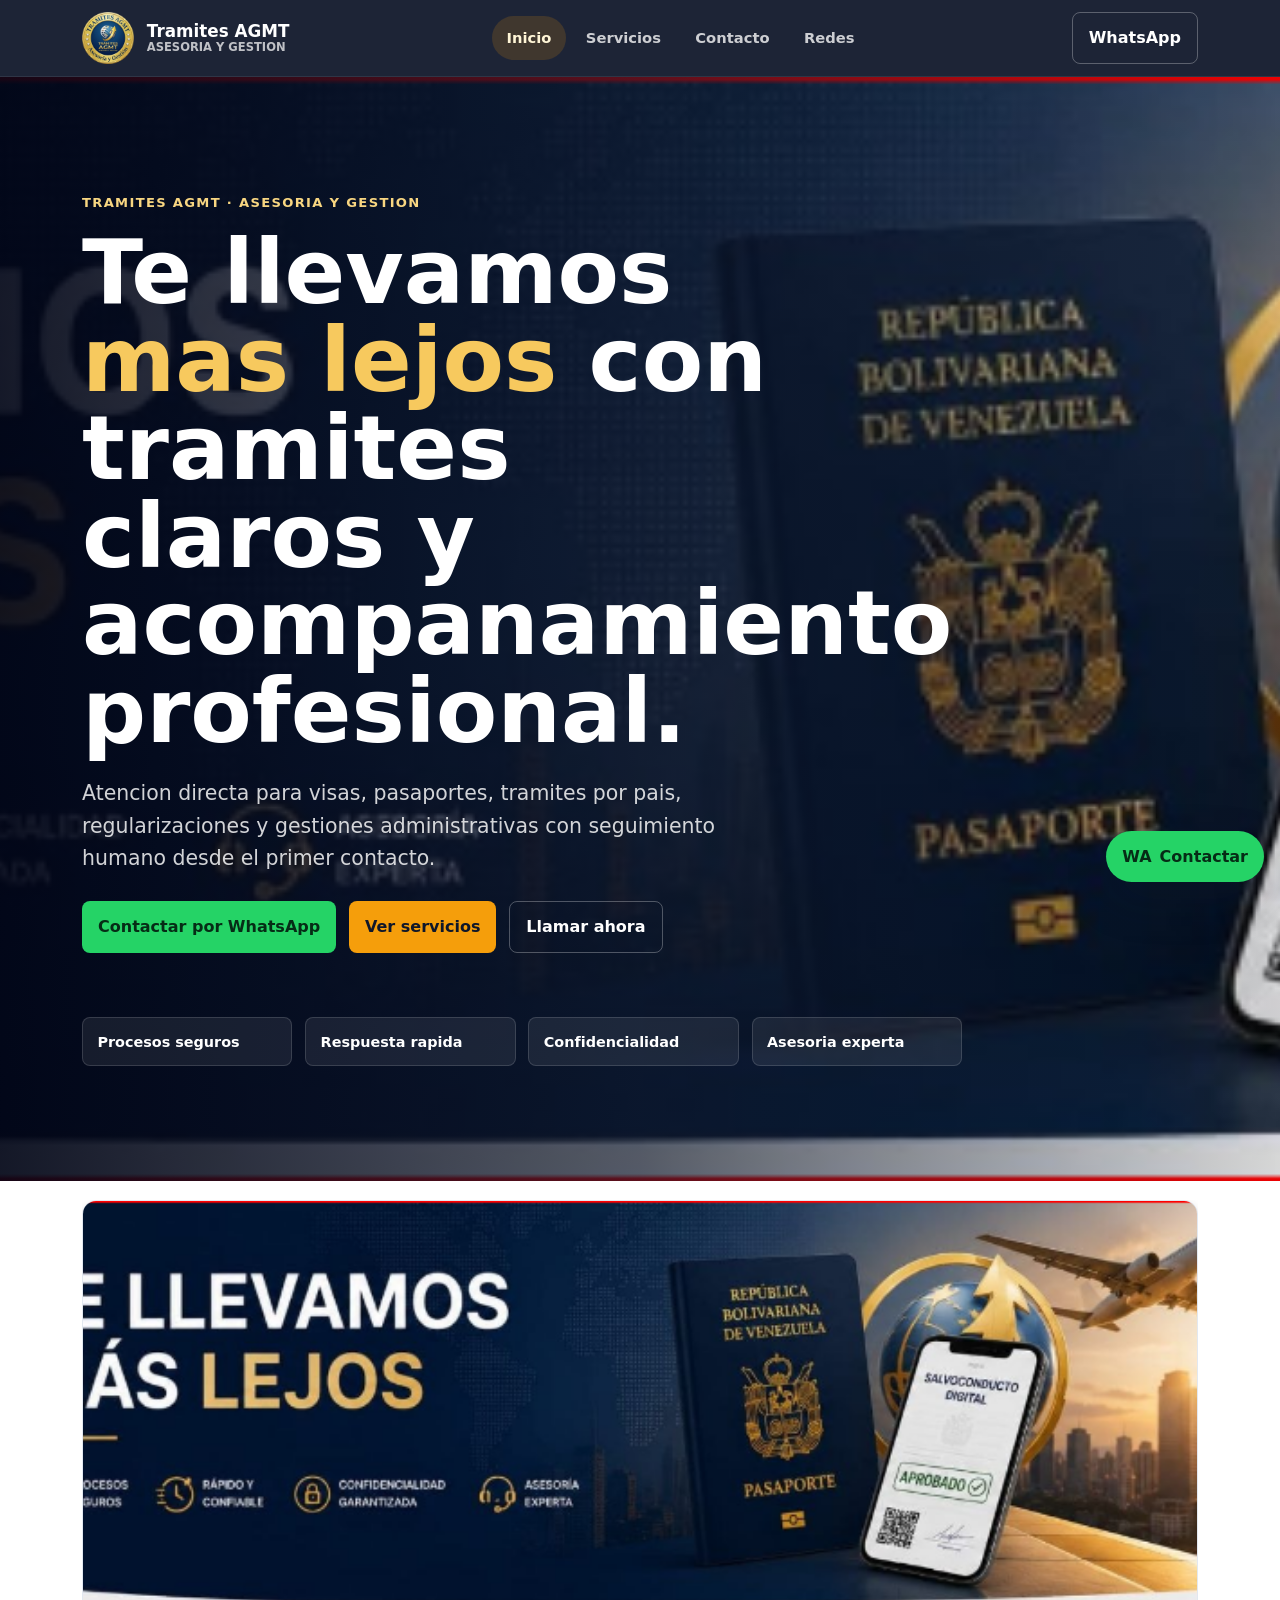
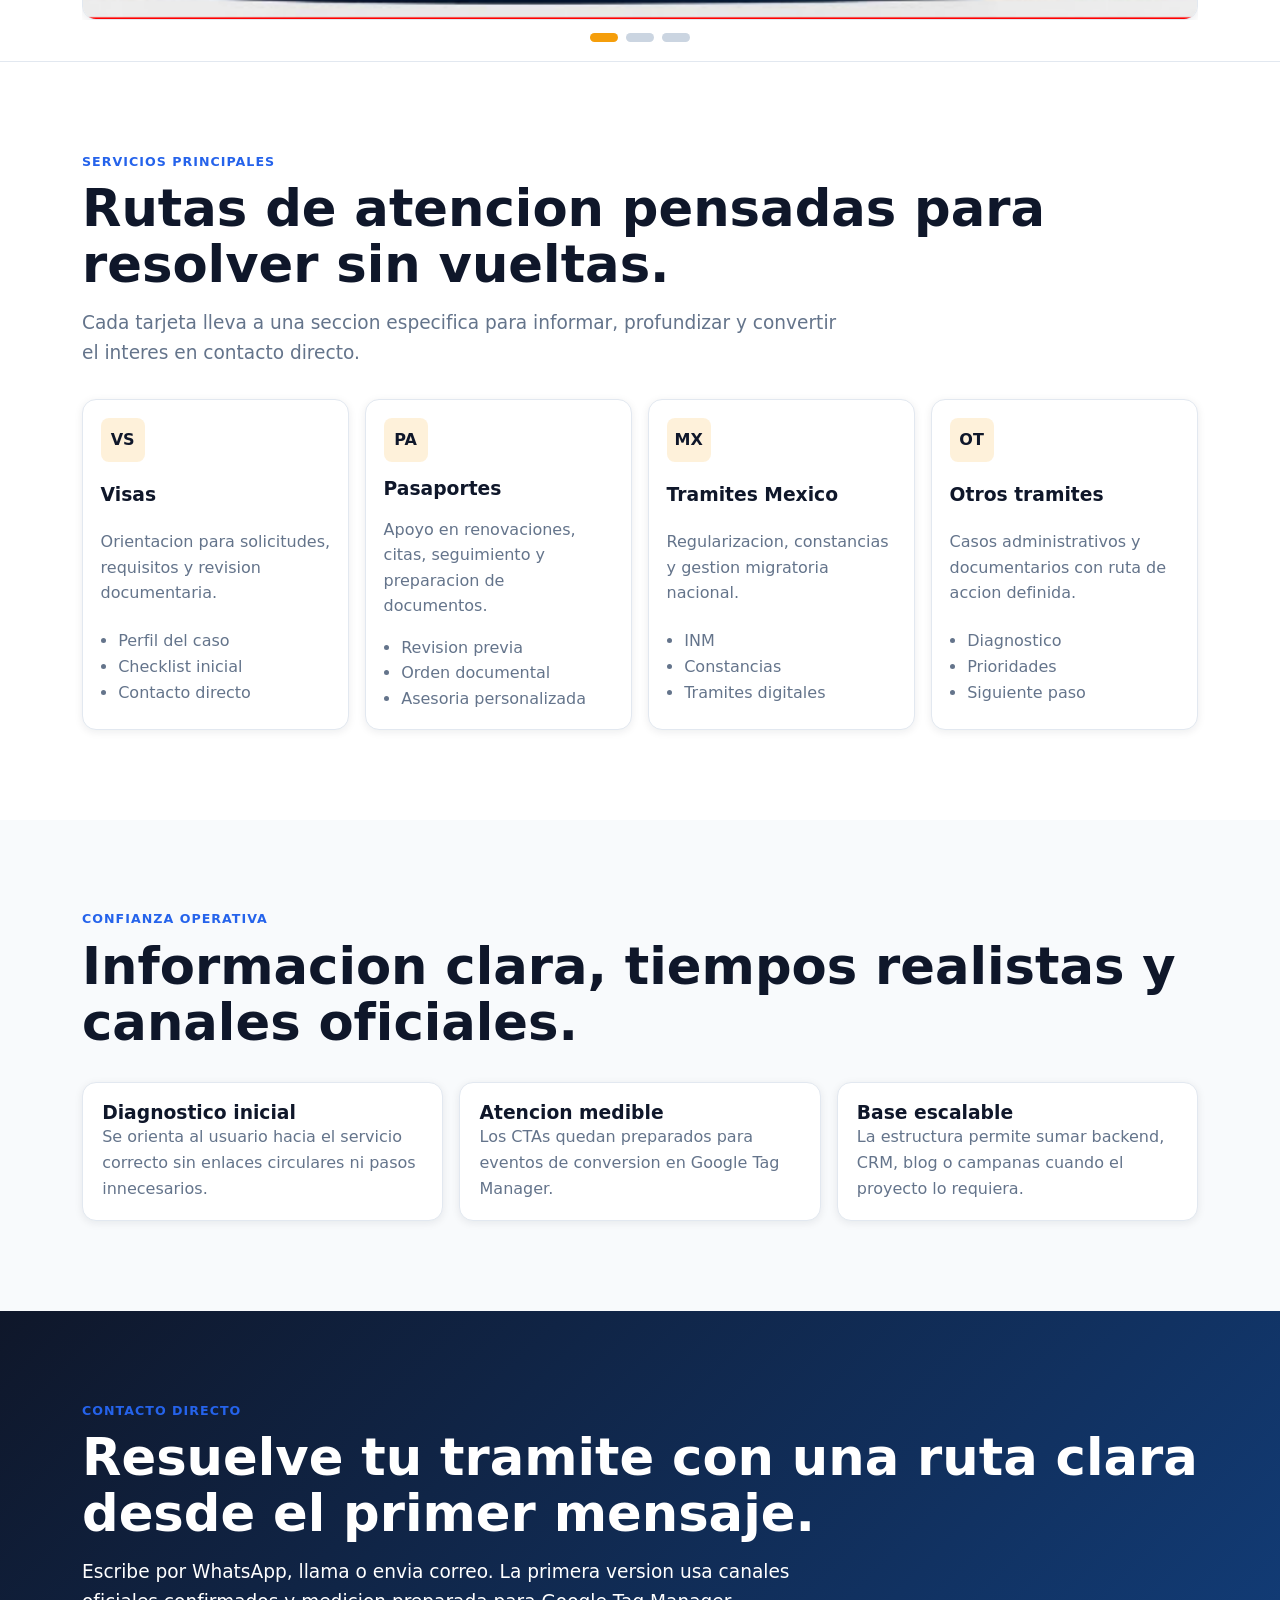
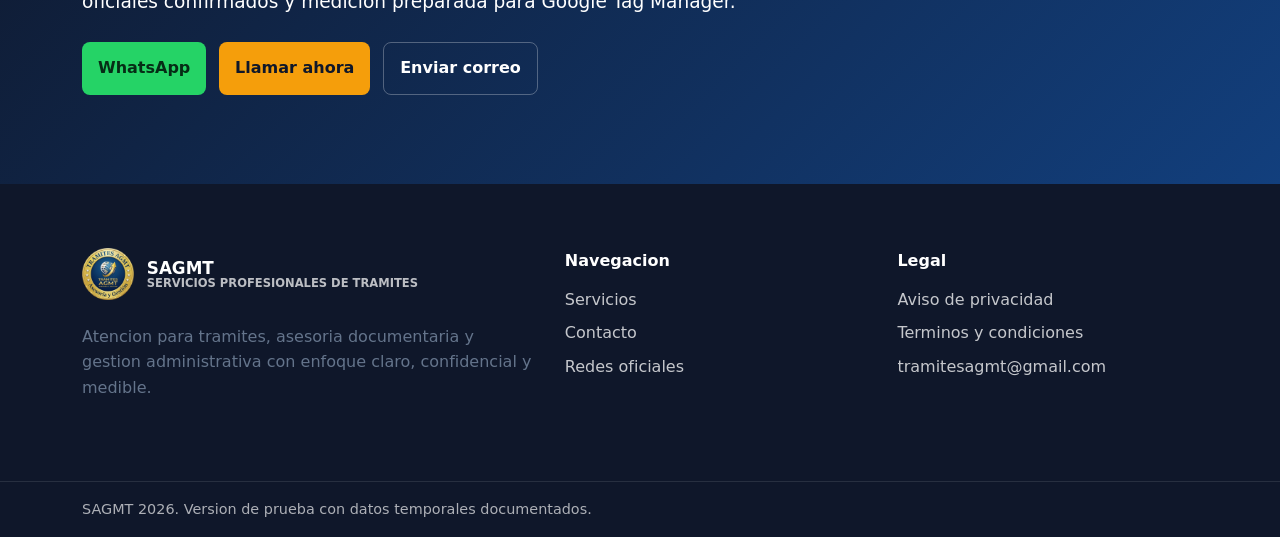
<file: index.html>
<!doctype html>
<html lang="es">
<head>
  <meta charset="utf-8">
  <meta name="viewport" content="width=device-width, initial-scale=1">
  <title>SAGMT | Tramites y asesoria profesional</title>
  <meta name="description" content="Servicios profesionales de tramites, asesoria y gestion para clientes nacionales e internacionales. Contacto directo por WhatsApp, llamada o correo.">
  <meta name="robots" content="index, follow">
  <link rel="canonical" href="https://dominio.com/">
  <meta property="og:title" content="SAGMT | Tramites y asesoria profesional">
  <meta property="og:description" content="Servicios profesionales de tramites, asesoria y gestion para clientes nacionales e internacionales.">
  <meta property="og:type" content="website">
  <meta property="og:url" content="https://dominio.com/">
  <meta property="og:image" content="https://dominio.com/assets/img/og/home-og.jpg">
  <meta property="og:image:alt" content="SAGMT - Servicios profesionales de tramites y gestion">
  <meta name="twitter:card" content="summary_large_image">
  <link rel="preconnect" href="https://fonts.googleapis.com">
  <link rel="preconnect" href="https://fonts.gstatic.com" crossorigin>
  <link rel="dns-prefetch" href="https://www.googletagmanager.com">
  <link rel="preload" as="image" href="assets/img/hero/Captura.PNG" fetchpriority="high">
  <link rel="icon" href="assets/icons/favicon.ico" sizes="any">
  <link rel="icon" href="assets/icons/favicon.svg" type="image/svg+xml">
  <link rel="apple-touch-icon" href="assets/icons/apple-touch-icon.png">
  <link rel="manifest" href="manifest.webmanifest">
  <meta name="theme-color" content="#0f172a">
  <meta name="apple-mobile-web-app-capable" content="yes">
  <meta name="apple-mobile-web-app-title" content="SAGMT">
  <meta name="apple-mobile-web-app-status-bar-style" content="black-translucent">
  <link rel="stylesheet" href="assets/css/base.css">
  <link rel="stylesheet" href="assets/css/layout.css">
  <link rel="stylesheet" href="assets/css/components.css">
  <link rel="stylesheet" href="assets/css/pages.css">
  <link rel="stylesheet" href="assets/css/responsive.css">
  <script>
    (function(w,d,s,l,i){w[l]=w[l]||[];w[l].push({'gtm.start':
    new Date().getTime(),event:'gtm.js'});var f=d.getElementsByTagName(s)[0],
    j=d.createElement(s),dl=l!='dataLayer'?'&l='+l:'';j.async=true;j.src=
    'https://www.googletagmanager.com/gtm.js?id=GTM-XXXXXXX'+dl;f.parentNode.insertBefore(j,f);
    })(window,document,'script','dataLayer','GTM-XXXXXXX');
  </script>
  <script type="application/ld+json">
  {
    "@context": "https://schema.org",
    "@type": "Organization",
    "name": "SAGMT",
    "url": "https://dominio.com/",
    "email": "tramitesagmt@gmail.com",
    "contactPoint": {
      "@type": "ContactPoint",
      "telephone": "+51 977 786 260",
      "contactType": "customer service",
      "areaServed": ["PE", "MX", "US"],
      "availableLanguage": ["Spanish"]
    },
    "sameAs": [
      "https://www.facebook.com/tramitesagmt",
      "https://www.instagram.com/tramitesagmt/",
      "https://x.com/tramitesagmt"
    ]
  }
  </script>
</head>
<body>
  <noscript><iframe src="https://www.googletagmanager.com/ns.html?id=GTM-XXXXXXX" height="0" width="0" style="display:none;visibility:hidden"></iframe></noscript>
  <a class="skip-link" href="#contenido">Saltar al contenido</a>
  <div data-component="header"></div>
  <main class="main-content" id="contenido">
    <section class="hero" aria-labelledby="home-title">
      <div class="hero__media" aria-hidden="true">
        <img src="assets/img/hero/Captura.PNG" alt="" width="1280" height="853" fetchpriority="high">
      </div>
      <div class="container hero__content">
        <div class="hero__copy">
          <p class="hero__kicker">Tramites AGMT · Asesoria y gestion</p>
          <h1 id="home-title">Te llevamos <span>mas lejos</span> con tramites claros y acompanamiento profesional.</h1>
          <p class="hero__lead">Atencion directa para visas, pasaportes, tramites por pais, regularizaciones y gestiones administrativas con seguimiento humano desde el primer contacto.</p>
          <div class="hero__actions">
            <a class="btn btn--whatsapp" data-whatsapp data-track="main_cta" href="#">Contactar por WhatsApp</a>
            <a class="btn btn--accent" data-track="internal" href="servicios.html">Ver servicios</a>
            <a class="btn btn--outline" data-call data-track="call" href="#">Llamar ahora</a>
          </div>
        </div>
        <div class="trust-row" aria-label="Indicadores de confianza">
          <div class="trust-item"><strong>Procesos seguros</strong></div>
          <div class="trust-item"><strong>Respuesta rapida</strong></div>
          <div class="trust-item"><strong>Confidencialidad</strong></div>
          <div class="trust-item"><strong>Asesoria experta</strong></div>
        </div>
      </div>
    </section>

    <section class="slider" data-slider aria-label="Galeria de referencia SAGMT">
      <div class="container">
        <div class="slider__viewport">
          <div class="slider__track" data-slider-track>
            <article class="slider__slide" data-slider-slide>
              <img src="assets/img/hero/Captura.PNG" alt="Propuesta visual SAGMT con servicios de tramites" width="1280" height="853">
            </article>
            <article class="slider__slide" data-slider-slide>
              <img src="assets/img/hero/img_3tarjetas.jpg" alt="Tarjetas de servicios SAGMT por tramite y pais" width="774" height="201" loading="lazy">
            </article>
            <article class="slider__slide" data-slider-slide>
              <img src="assets/img/hero/img_4propuesta.jpg" alt="Propuesta de carrusel de servicios SAGMT" width="1099" height="382" loading="lazy">
            </article>
          </div>
        </div>
        <div class="slider__controls" aria-label="Controles del slider">
          <button class="slider__dot" data-slider-dot type="button" aria-label="Ver imagen 1"></button>
          <button class="slider__dot" data-slider-dot type="button" aria-label="Ver imagen 2"></button>
          <button class="slider__dot" data-slider-dot type="button" aria-label="Ver imagen 3"></button>
        </div>
      </div>
    </section>

    <section class="section home-services" aria-labelledby="services-title">
      <div class="container">
        <p class="section__eyebrow">Servicios principales</p>
        <h2 class="section__title" id="services-title">Rutas de atencion pensadas para resolver sin vueltas.</h2>
        <p class="section__lead">Cada tarjeta lleva a una seccion especifica para informar, profundizar y convertir el interes en contacto directo.</p>
        <div class="card-grid">
          <a class="service-card" data-track="service" href="servicios.html#visas">
            <span class="service-card__icon">VS</span>
            <h3>Visas</h3>
            <p>Orientacion para solicitudes, requisitos y revision documentaria.</p>
            <ul><li>Perfil del caso</li><li>Checklist inicial</li><li>Contacto directo</li></ul>
          </a>
          <a class="service-card" data-track="service" href="servicios.html#pasaportes">
            <span class="service-card__icon">PA</span>
            <h3>Pasaportes</h3>
            <p>Apoyo en renovaciones, citas, seguimiento y preparacion de documentos.</p>
            <ul><li>Revision previa</li><li>Orden documental</li><li>Asesoria personalizada</li></ul>
          </a>
          <a class="service-card" data-track="service" href="servicios.html#tramites-mexico">
            <span class="service-card__icon">MX</span>
            <h3>Tramites Mexico</h3>
            <p>Regularizacion, constancias y gestion migratoria nacional.</p>
            <ul><li>INM</li><li>Constancias</li><li>Tramites digitales</li></ul>
          </a>
          <a class="service-card" data-track="service" href="servicios.html#otros-tramites">
            <span class="service-card__icon">OT</span>
            <h3>Otros tramites</h3>
            <p>Casos administrativos y documentarios con ruta de accion definida.</p>
            <ul><li>Diagnostico</li><li>Prioridades</li><li>Siguiente paso</li></ul>
          </a>
        </div>
      </div>
    </section>

    <section class="section section--soft" aria-labelledby="why-title">
      <div class="container">
        <p class="section__eyebrow">Confianza operativa</p>
        <h2 class="section__title" id="why-title">Informacion clara, tiempos realistas y canales oficiales.</h2>
        <div class="value-grid">
          <article class="info-card"><h3>Diagnostico inicial</h3><p>Se orienta al usuario hacia el servicio correcto sin enlaces circulares ni pasos innecesarios.</p></article>
          <article class="info-card"><h3>Atencion medible</h3><p>Los CTAs quedan preparados para eventos de conversion en Google Tag Manager.</p></article>
          <article class="info-card"><h3>Base escalable</h3><p>La estructura permite sumar backend, CRM, blog o campanas cuando el proyecto lo requiera.</p></article>
        </div>
      </div>
    </section>

    <div data-component="cta-contact"></div>
  </main>
  <div data-component="footer"></div>
  <div data-component="whatsapp-float"></div>
  <script defer src="assets/js/layout-loader.js"></script>
  <script defer src="assets/js/navigation.js"></script>
  <script defer src="assets/js/slider.js"></script>
  <script defer src="assets/js/contact.js"></script>
  <script defer src="assets/js/analytics-events.js"></script>
  <script defer src="assets/js/console-flow.js"></script>
  <script defer src="assets/js/main.js"></script>
</body>
</html>
</file>
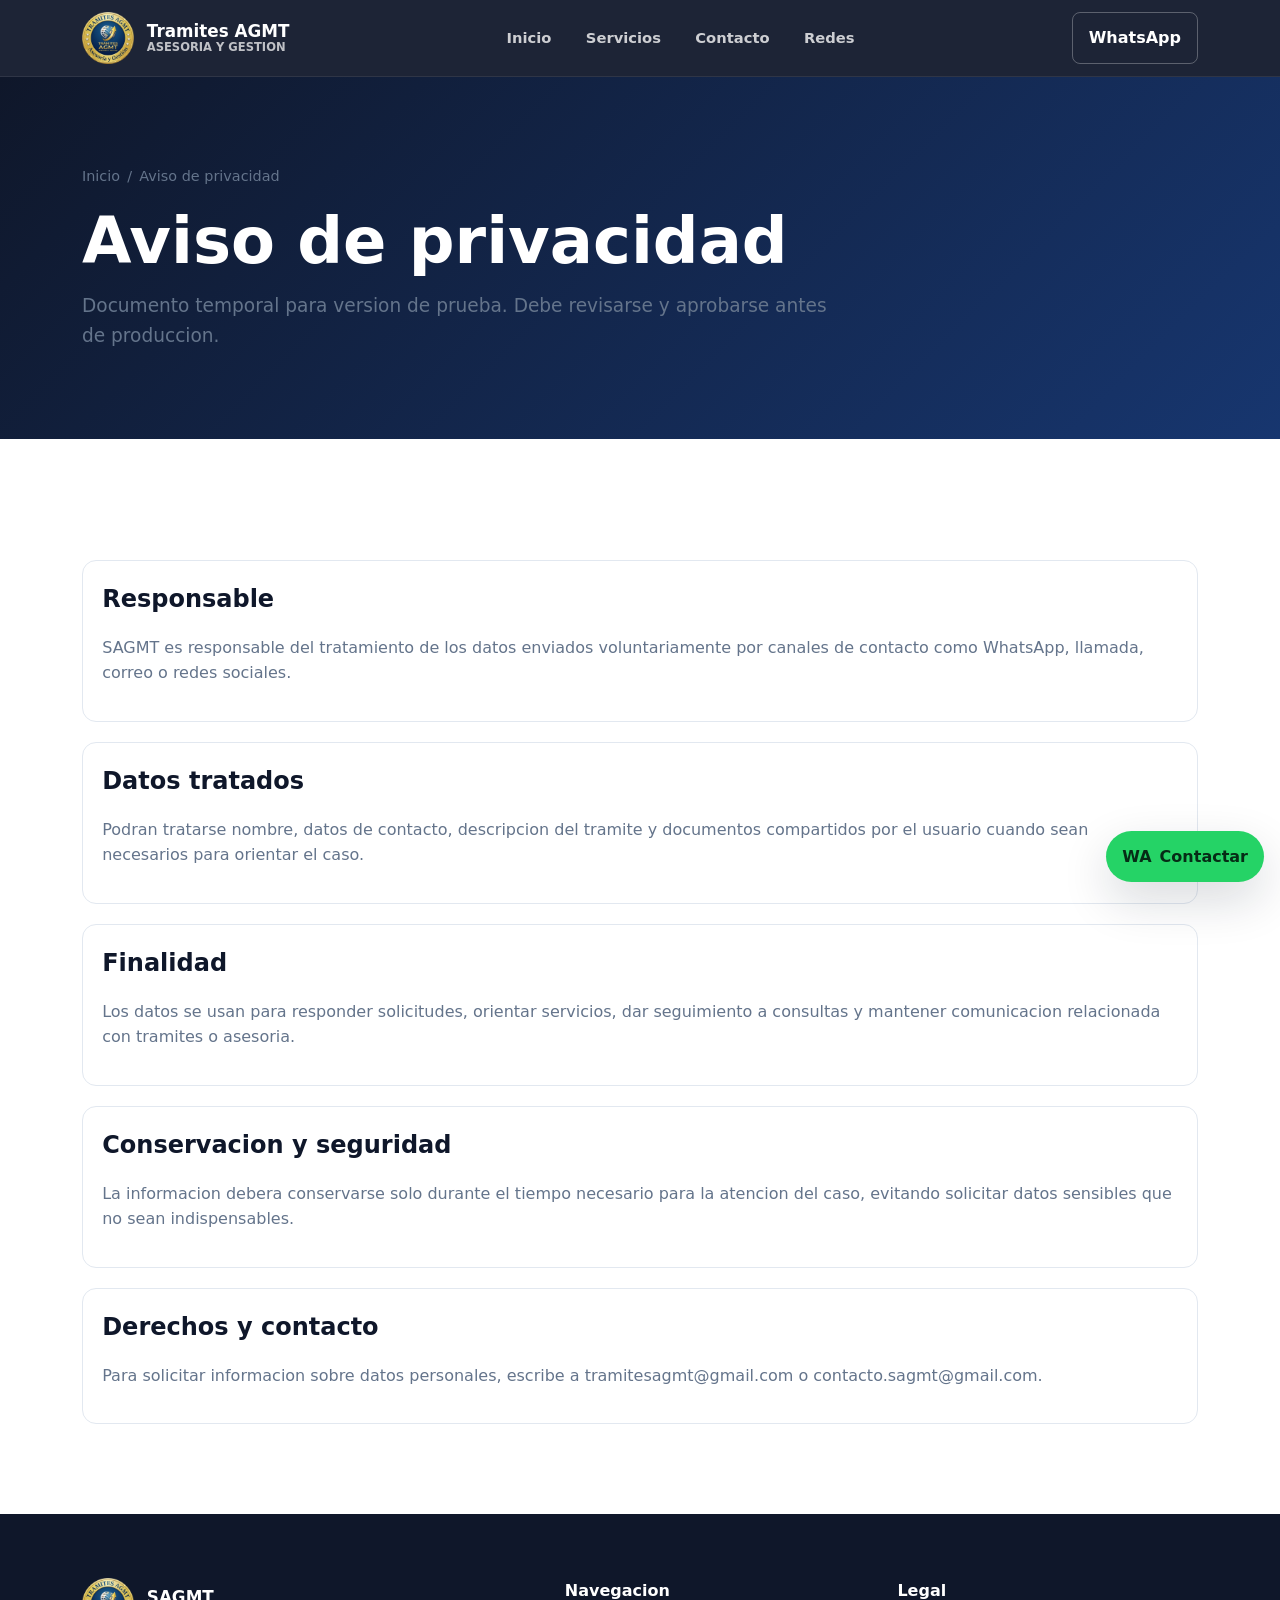
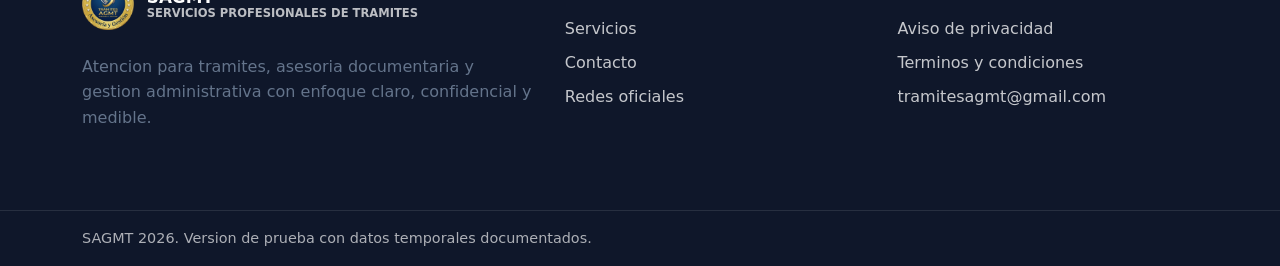
<file: aviso-privacidad.html>
<!doctype html>
<html lang="es">
<head>
  <meta charset="utf-8">
  <meta name="viewport" content="width=device-width, initial-scale=1">
  <title>Aviso de privacidad | SAGMT</title>
  <meta name="description" content="Aviso de privacidad temporal de SAGMT para version web de prueba.">
  <meta name="robots" content="index, follow">
  <link rel="canonical" href="https://dominio.com/aviso-privacidad.html">
  <meta property="og:title" content="Aviso de privacidad | SAGMT">
  <meta property="og:description" content="Aviso de privacidad temporal para contacto y tratamiento de datos en SAGMT.">
  <meta property="og:type" content="website">
  <meta property="og:url" content="https://dominio.com/aviso-privacidad.html">
  <meta property="og:image" content="https://dominio.com/assets/img/og/home-og.jpg">
  <meta name="twitter:card" content="summary_large_image">
  <link rel="icon" href="assets/icons/favicon.ico" sizes="any">
  <link rel="icon" href="assets/icons/favicon.svg" type="image/svg+xml">
  <link rel="apple-touch-icon" href="assets/icons/apple-touch-icon.png">
  <link rel="manifest" href="manifest.webmanifest">
  <meta name="theme-color" content="#0f172a">
  <link rel="stylesheet" href="assets/css/base.css"><link rel="stylesheet" href="assets/css/layout.css"><link rel="stylesheet" href="assets/css/components.css"><link rel="stylesheet" href="assets/css/pages.css"><link rel="stylesheet" href="assets/css/responsive.css">
  <script type="application/ld+json">
  {
    "@context": "https://schema.org",
    "@type": "WebPage",
    "name": "Aviso de privacidad | SAGMT",
    "url": "https://dominio.com/aviso-privacidad.html",
    "isPartOf": {"@type": "WebSite", "name": "SAGMT", "url": "https://dominio.com/"}
  }
  </script>
  <script>
    (function(w,d,s,l,i){w[l]=w[l]||[];w[l].push({'gtm.start':
    new Date().getTime(),event:'gtm.js'});var f=d.getElementsByTagName(s)[0],
    j=d.createElement(s),dl=l!='dataLayer'?'&l='+l:'';j.async=true;j.src=
    'https://www.googletagmanager.com/gtm.js?id=GTM-XXXXXXX'+dl;f.parentNode.insertBefore(j,f);
    })(window,document,'script','dataLayer','GTM-XXXXXXX');
  </script>
</head>
<body>
  <noscript><iframe src="https://www.googletagmanager.com/ns.html?id=GTM-XXXXXXX" height="0" width="0" style="display:none;visibility:hidden"></iframe></noscript>
  <a class="skip-link" href="#contenido">Saltar al contenido</a>
  <div data-component="header"></div>
  <main class="main-content" id="contenido">
    <header class="page-hero"><div class="container"><nav class="breadcrumb" aria-label="Breadcrumb"><a href="index.html">Inicio</a><span>/</span><span>Aviso de privacidad</span></nav><h1>Aviso de privacidad</h1><p class="section__lead">Documento temporal para version de prueba. Debe revisarse y aprobarse antes de produccion.</p></div></header>
    <section class="section"><div class="container legal-content">
      <section><h2>Responsable</h2><p>SAGMT es responsable del tratamiento de los datos enviados voluntariamente por canales de contacto como WhatsApp, llamada, correo o redes sociales.</p></section>
      <section><h2>Datos tratados</h2><p>Podran tratarse nombre, datos de contacto, descripcion del tramite y documentos compartidos por el usuario cuando sean necesarios para orientar el caso.</p></section>
      <section><h2>Finalidad</h2><p>Los datos se usan para responder solicitudes, orientar servicios, dar seguimiento a consultas y mantener comunicacion relacionada con tramites o asesoria.</p></section>
      <section><h2>Conservacion y seguridad</h2><p>La informacion debera conservarse solo durante el tiempo necesario para la atencion del caso, evitando solicitar datos sensibles que no sean indispensables.</p></section>
      <section><h2>Derechos y contacto</h2><p>Para solicitar informacion sobre datos personales, escribe a tramitesagmt@gmail.com o contacto.sagmt@gmail.com.</p></section>
    </div></section>
  </main>
  <div data-component="footer"></div><div data-component="whatsapp-float"></div>
  <script defer src="assets/js/layout-loader.js"></script><script defer src="assets/js/navigation.js"></script><script defer src="assets/js/contact.js"></script><script defer src="assets/js/analytics-events.js"></script><script defer src="assets/js/console-flow.js"></script><script defer src="assets/js/main.js"></script>
</body>
</html>
</file>
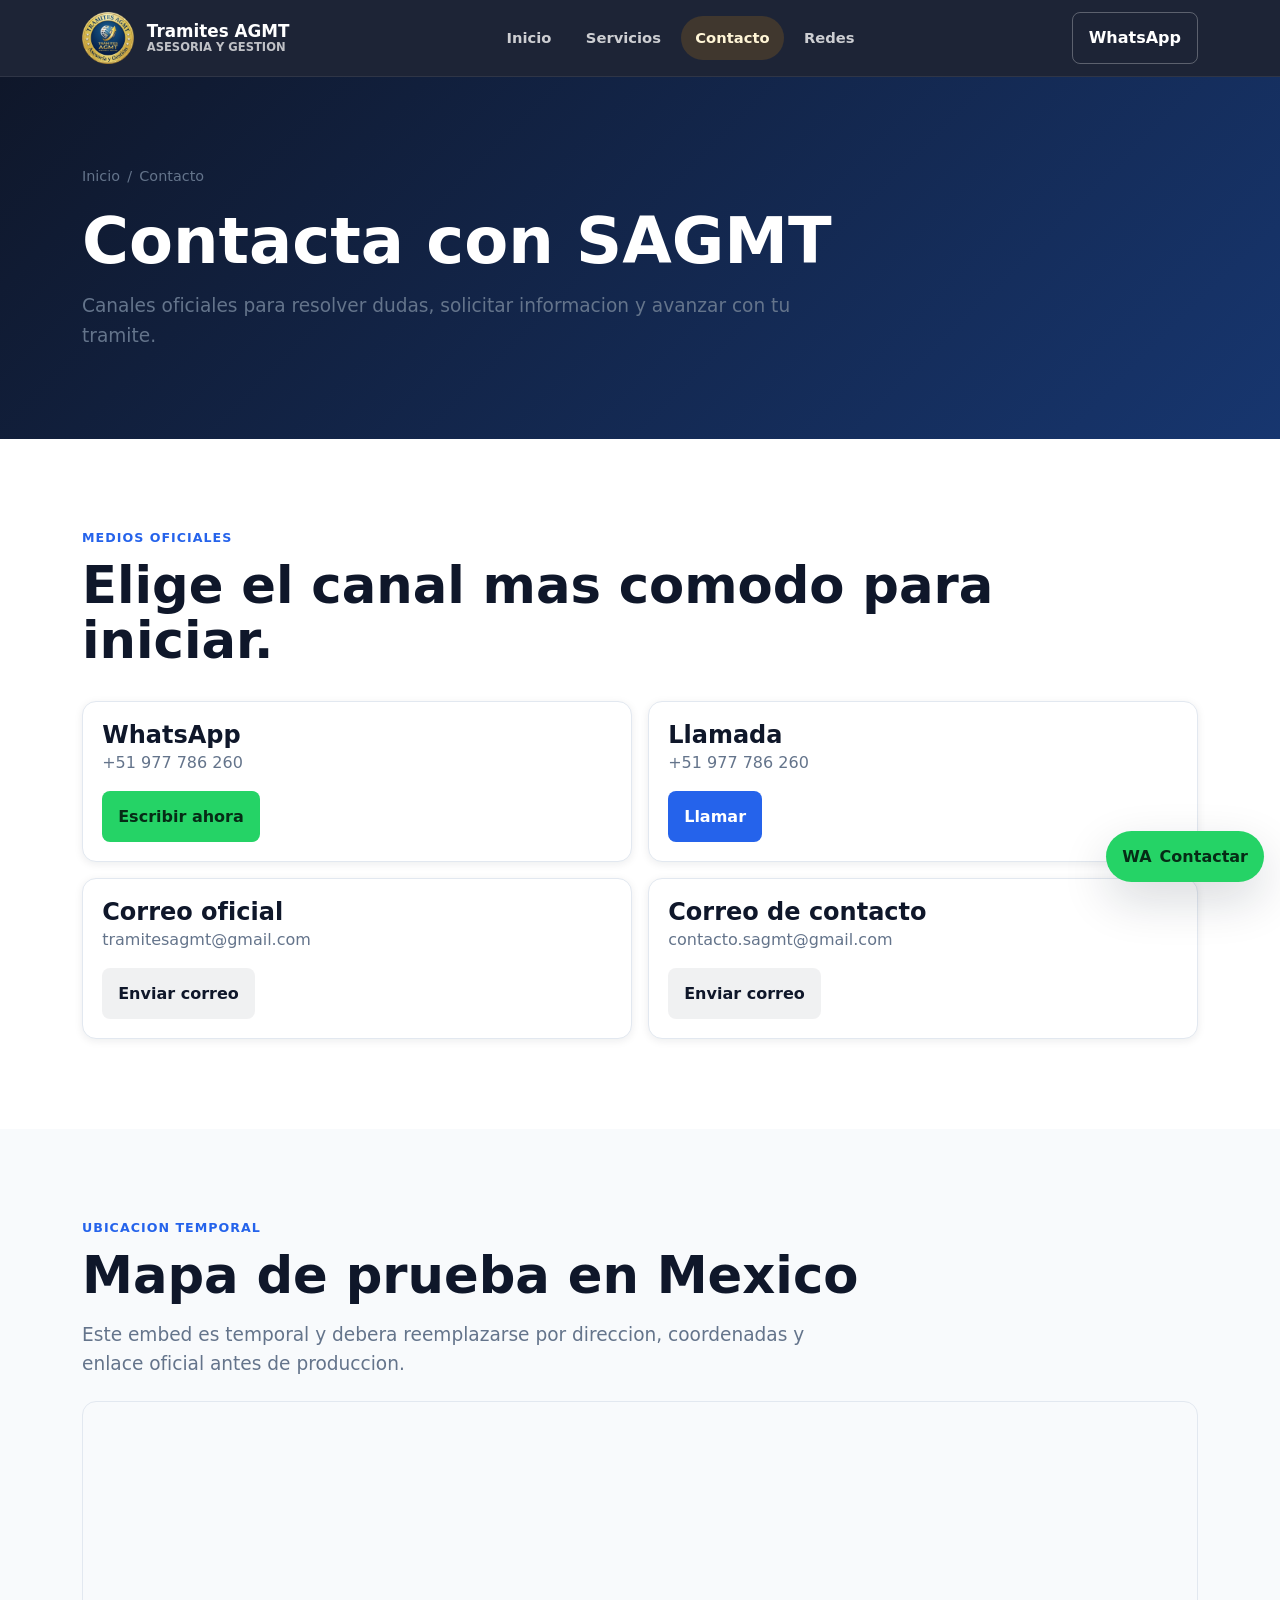
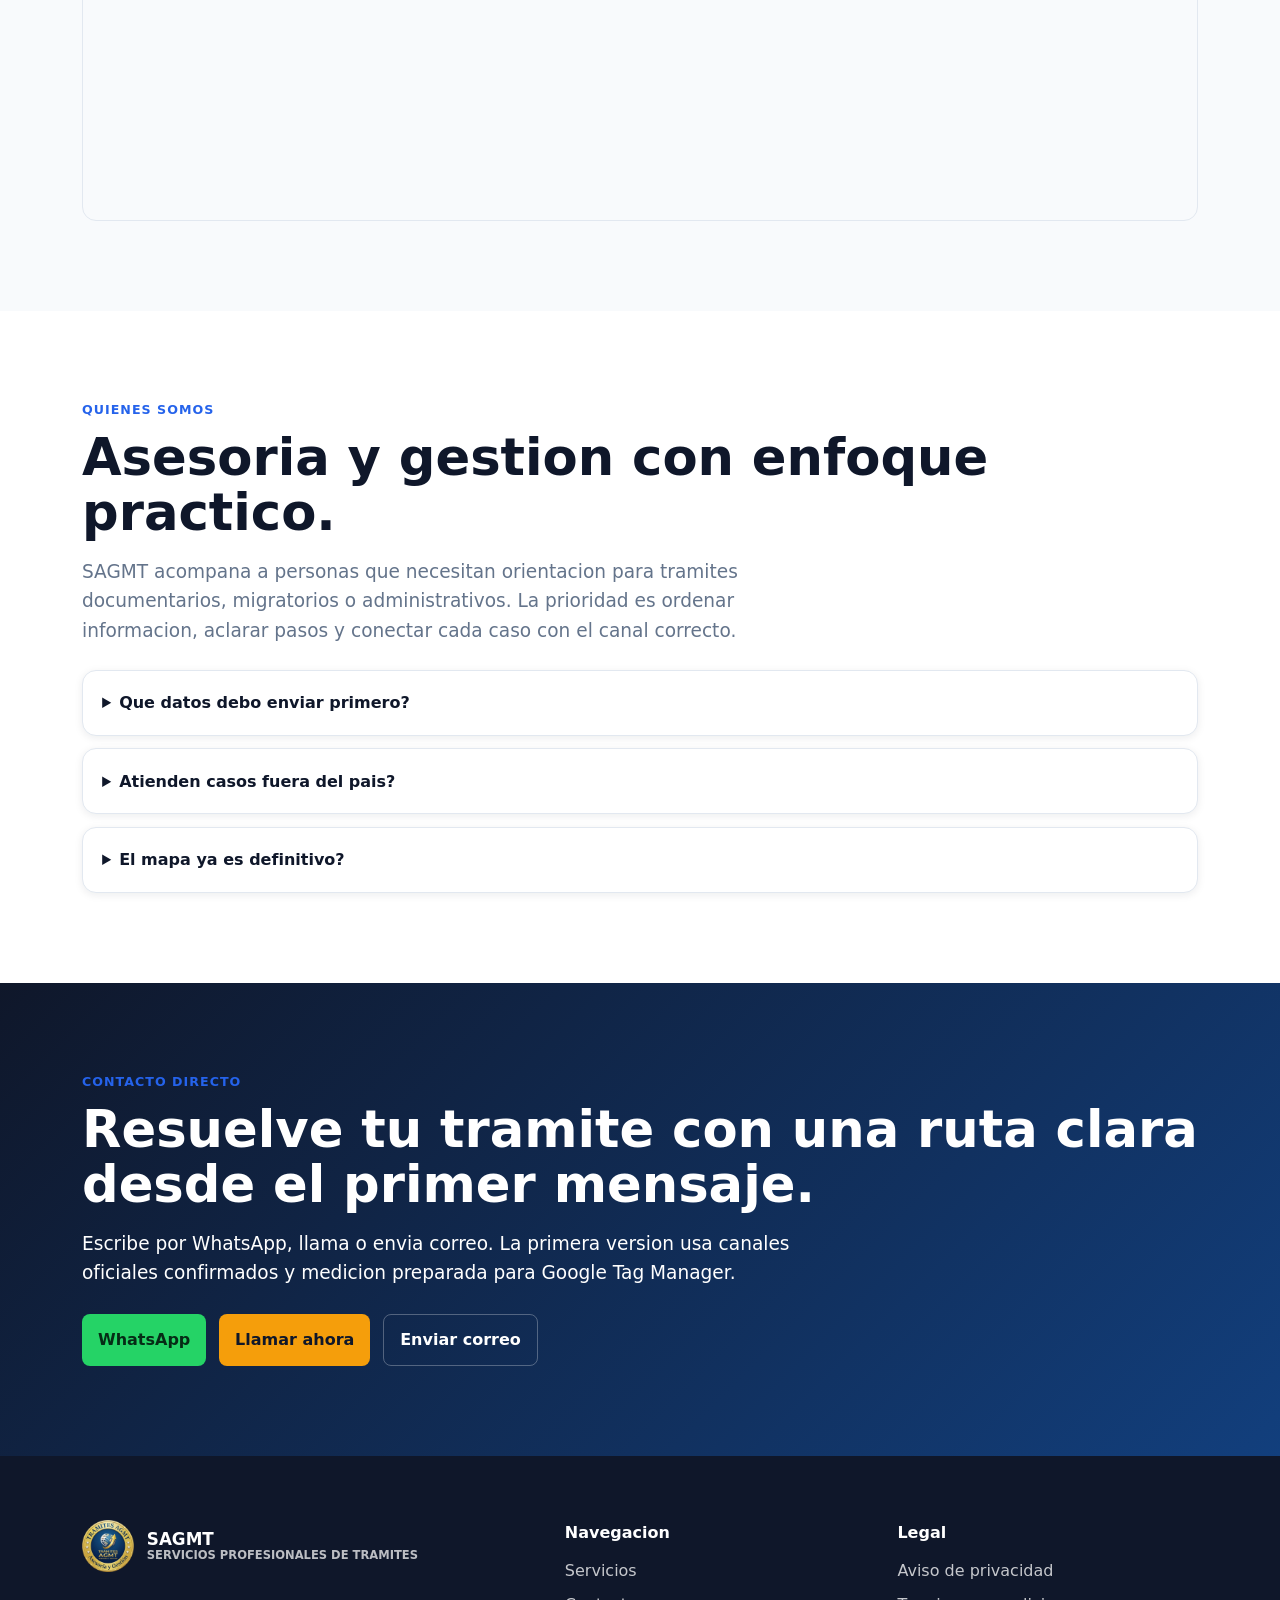
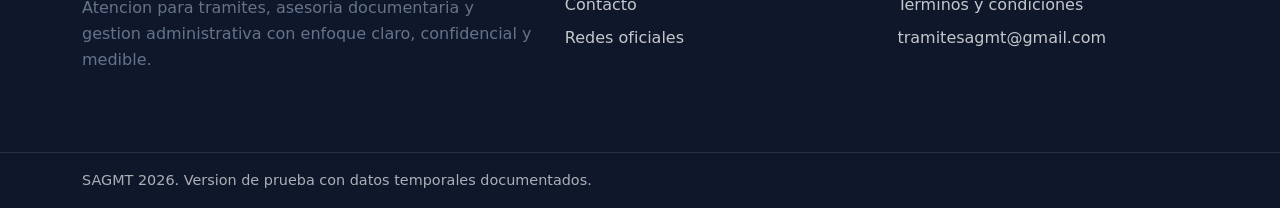
<file: contacto.html>
<!doctype html>
<html lang="es">
<head>
  <meta charset="utf-8">
  <meta name="viewport" content="width=device-width, initial-scale=1">
  <title>Contacta con SAGMT</title>
  <meta name="description" content="Contacta con SAGMT por WhatsApp, llamada, correo o redes sociales. Consulta ubicacion temporal de prueba y preguntas frecuentes.">
  <meta name="robots" content="index, follow">
  <link rel="canonical" href="https://dominio.com/contacto.html">
  <meta property="og:title" content="Contacta con SAGMT">
  <meta property="og:description" content="WhatsApp, llamada, correos oficiales, ubicacion temporal y preguntas frecuentes de SAGMT.">
  <meta property="og:type" content="website">
  <meta property="og:url" content="https://dominio.com/contacto.html">
  <meta property="og:image" content="https://dominio.com/assets/img/og/home-og.jpg">
  <meta name="twitter:card" content="summary_large_image">
  <link rel="icon" href="assets/icons/favicon.ico" sizes="any">
  <link rel="icon" href="assets/icons/favicon.svg" type="image/svg+xml">
  <link rel="apple-touch-icon" href="assets/icons/apple-touch-icon.png">
  <link rel="manifest" href="manifest.webmanifest">
  <meta name="theme-color" content="#0f172a">
  <link rel="stylesheet" href="assets/css/base.css">
  <link rel="stylesheet" href="assets/css/layout.css">
  <link rel="stylesheet" href="assets/css/components.css">
  <link rel="stylesheet" href="assets/css/pages.css">
  <link rel="stylesheet" href="assets/css/responsive.css">
  <script>
    (function(w,d,s,l,i){w[l]=w[l]||[];w[l].push({'gtm.start':
    new Date().getTime(),event:'gtm.js'});var f=d.getElementsByTagName(s)[0],
    j=d.createElement(s),dl=l!='dataLayer'?'&l='+l:'';j.async=true;j.src=
    'https://www.googletagmanager.com/gtm.js?id=GTM-XXXXXXX'+dl;f.parentNode.insertBefore(j,f);
    })(window,document,'script','dataLayer','GTM-XXXXXXX');
  </script>
  <script type="application/ld+json">
  {
    "@context": "https://schema.org",
    "@type": "FAQPage",
    "mainEntity": [
      {"@type": "Question", "name": "Como contacto a SAGMT?", "acceptedAnswer": {"@type": "Answer", "text": "Puedes contactar por WhatsApp, llamada o correo oficial."}},
      {"@type": "Question", "name": "Atienden clientes internacionales?", "acceptedAnswer": {"@type": "Answer", "text": "La primera version comunica atencion para clientes nacionales e internacionales segun el caso."}}
    ]
  }
  </script>
</head>
<body>
  <noscript><iframe src="https://www.googletagmanager.com/ns.html?id=GTM-XXXXXXX" height="0" width="0" style="display:none;visibility:hidden"></iframe></noscript>
  <a class="skip-link" href="#contenido">Saltar al contenido</a>
  <div data-component="header"></div>
  <main class="main-content" id="contenido">
    <header class="page-hero">
      <div class="container">
        <nav class="breadcrumb" aria-label="Breadcrumb"><a href="index.html">Inicio</a><span>/</span><span>Contacto</span></nav>
        <h1>Contacta con SAGMT</h1>
        <p class="section__lead">Canales oficiales para resolver dudas, solicitar informacion y avanzar con tu tramite.</p>
      </div>
    </header>

    <section class="section" aria-labelledby="contact-media-title">
      <div class="container">
        <p class="section__eyebrow">Medios oficiales</p>
        <h2 class="section__title" id="contact-media-title">Elige el canal mas comodo para iniciar.</h2>
        <div class="contact-grid">
          <article class="contact-card"><h2>WhatsApp</h2><p>+51 977 786 260</p><div class="detail-actions"><a class="btn btn--whatsapp" data-whatsapp data-track="whatsapp" href="#">Escribir ahora</a></div></article>
          <article class="contact-card"><h2>Llamada</h2><p>+51 977 786 260</p><div class="detail-actions"><a class="btn btn--primary" data-call data-track="call" href="#">Llamar</a></div></article>
          <article class="contact-card"><h2>Correo oficial</h2><p>tramitesagmt@gmail.com</p><div class="detail-actions"><a class="btn btn--ghost" data-track="email" data-email="tramitesagmt@gmail.com" href="#">Enviar correo</a></div></article>
          <article class="contact-card"><h2>Correo de contacto</h2><p>contacto.sagmt@gmail.com</p><div class="detail-actions"><a class="btn btn--ghost" data-track="email" data-email="contacto.sagmt@gmail.com" href="#">Enviar correo</a></div></article>
        </div>
      </div>
    </section>

    <section class="section section--soft" aria-labelledby="map-title">
      <div class="container">
        <p class="section__eyebrow">Ubicacion temporal</p>
        <h2 class="section__title" id="map-title">Mapa de prueba en Mexico</h2>
        <p class="section__lead">Este embed es temporal y debera reemplazarse por direccion, coordenadas y enlace oficial antes de produccion.</p>
        <div class="map-shell" data-track="map">
          <iframe title="Ubicacion de prueba en Mexico" src="https://www.google.com/maps?q=M%C3%A9xico&amp;output=embed" width="100%" height="360" style="border:0;" allowfullscreen loading="lazy" referrerpolicy="no-referrer-when-downgrade"></iframe>
        </div>
      </div>
    </section>

    <section class="section" aria-labelledby="about-title">
      <div class="container">
        <p class="section__eyebrow">Quienes somos</p>
        <h2 class="section__title" id="about-title">Asesoria y gestion con enfoque practico.</h2>
        <p class="section__lead">SAGMT acompana a personas que necesitan orientacion para tramites documentarios, migratorios o administrativos. La prioridad es ordenar informacion, aclarar pasos y conectar cada caso con el canal correcto.</p>
        <div class="faq-list" aria-label="Preguntas frecuentes">
          <details class="faq-item"><summary>Que datos debo enviar primero?</summary><p>Describe el tramite, pais relacionado, urgencia y estado actual. Evita enviar documentos sensibles hasta recibir indicaciones.</p></details>
          <details class="faq-item"><summary>Atienden casos fuera del pais?</summary><p>Si, el sitio prepara una base de atencion para clientes nacionales e internacionales, segun viabilidad y tipo de tramite.</p></details>
          <details class="faq-item"><summary>El mapa ya es definitivo?</summary><p>No. Mexico es una ubicacion temporal de prueba y debe reemplazarse antes de produccion.</p></details>
        </div>
      </div>
    </section>
    <div data-component="cta-contact"></div>
  </main>
  <div data-component="footer"></div>
  <div data-component="whatsapp-float"></div>
  <script defer src="assets/js/layout-loader.js"></script><script defer src="assets/js/navigation.js"></script><script defer src="assets/js/contact.js"></script><script defer src="assets/js/analytics-events.js"></script><script defer src="assets/js/console-flow.js"></script><script defer src="assets/js/main.js"></script>
</body>
</html>
</file>
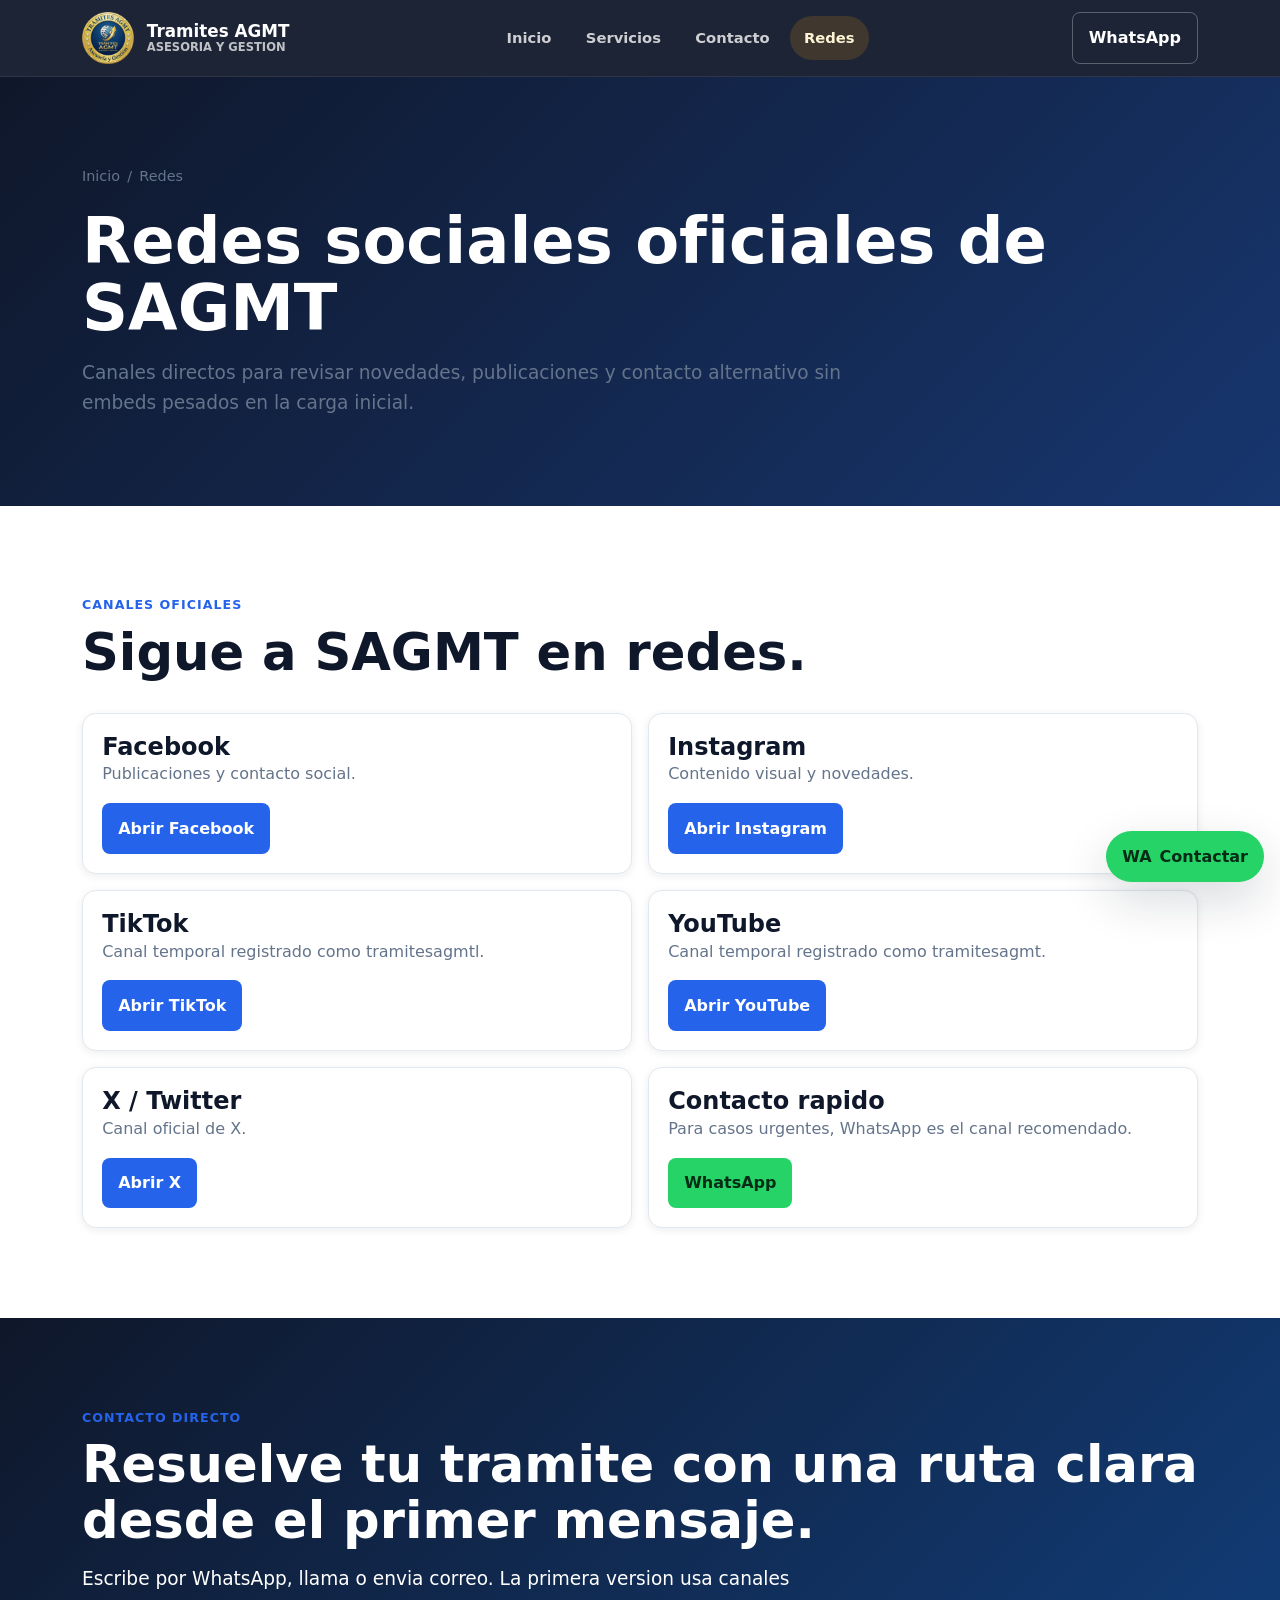
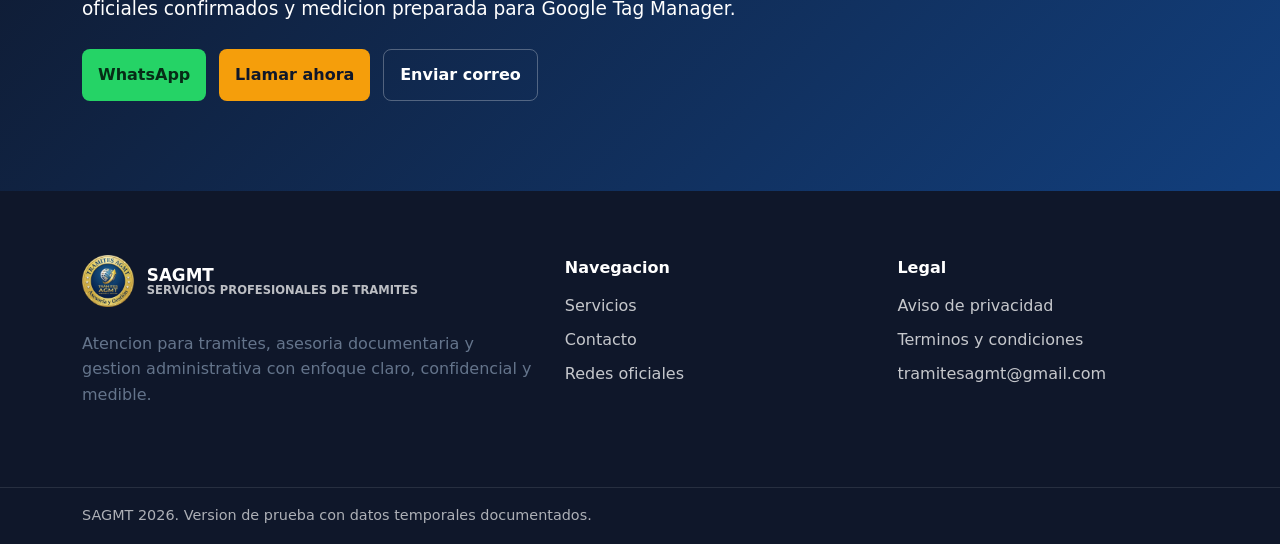
<file: redes.html>
<!doctype html>
<html lang="es">
<head>
  <meta charset="utf-8">
  <meta name="viewport" content="width=device-width, initial-scale=1">
  <title>Redes sociales oficiales de SAGMT</title>
  <meta name="description" content="Consulta las redes sociales oficiales de SAGMT: Facebook, Instagram, X, TikTok y YouTube.">
  <meta name="robots" content="index, follow">
  <link rel="canonical" href="https://dominio.com/redes.html">
  <meta property="og:title" content="Redes sociales oficiales de SAGMT">
  <meta property="og:description" content="Canales sociales oficiales para seguir novedades y contactar con SAGMT.">
  <meta property="og:type" content="website">
  <meta property="og:url" content="https://dominio.com/redes.html">
  <meta property="og:image" content="https://dominio.com/assets/img/og/home-og.jpg">
  <meta name="twitter:card" content="summary_large_image">
  <link rel="icon" href="assets/icons/favicon.ico" sizes="any">
  <link rel="icon" href="assets/icons/favicon.svg" type="image/svg+xml">
  <link rel="apple-touch-icon" href="assets/icons/apple-touch-icon.png">
  <link rel="manifest" href="manifest.webmanifest">
  <meta name="theme-color" content="#0f172a">
  <link rel="stylesheet" href="assets/css/base.css">
  <link rel="stylesheet" href="assets/css/layout.css">
  <link rel="stylesheet" href="assets/css/components.css">
  <link rel="stylesheet" href="assets/css/pages.css">
  <link rel="stylesheet" href="assets/css/responsive.css">
  <script type="application/ld+json">
  {
    "@context": "https://schema.org",
    "@type": "WebPage",
    "name": "Redes sociales oficiales de SAGMT",
    "url": "https://dominio.com/redes.html",
    "isPartOf": {"@type": "WebSite", "name": "SAGMT", "url": "https://dominio.com/"},
    "about": {"@type": "Organization", "name": "SAGMT"}
  }
  </script>
  <script>
    (function(w,d,s,l,i){w[l]=w[l]||[];w[l].push({'gtm.start':
    new Date().getTime(),event:'gtm.js'});var f=d.getElementsByTagName(s)[0],
    j=d.createElement(s),dl=l!='dataLayer'?'&l='+l:'';j.async=true;j.src=
    'https://www.googletagmanager.com/gtm.js?id=GTM-XXXXXXX'+dl;f.parentNode.insertBefore(j,f);
    })(window,document,'script','dataLayer','GTM-XXXXXXX');
  </script>
</head>
<body>
  <noscript><iframe src="https://www.googletagmanager.com/ns.html?id=GTM-XXXXXXX" height="0" width="0" style="display:none;visibility:hidden"></iframe></noscript>
  <a class="skip-link" href="#contenido">Saltar al contenido</a>
  <div data-component="header"></div>
  <main class="main-content" id="contenido">
    <header class="page-hero">
      <div class="container">
        <nav class="breadcrumb" aria-label="Breadcrumb"><a href="index.html">Inicio</a><span>/</span><span>Redes</span></nav>
        <h1>Redes sociales oficiales de SAGMT</h1>
        <p class="section__lead">Canales directos para revisar novedades, publicaciones y contacto alternativo sin embeds pesados en la carga inicial.</p>
      </div>
    </header>
    <section class="section" aria-labelledby="social-title">
      <div class="container">
        <p class="section__eyebrow">Canales oficiales</p>
        <h2 class="section__title" id="social-title">Sigue a SAGMT en redes.</h2>
        <div class="social-grid">
          <article class="social-card"><h2>Facebook</h2><p>Publicaciones y contacto social.</p><div class="detail-actions"><a class="btn btn--primary" data-track="social_facebook" href="https://www.facebook.com/tramitesagmt" target="_blank" rel="noopener">Abrir Facebook</a></div></article>
          <article class="social-card"><h2>Instagram</h2><p>Contenido visual y novedades.</p><div class="detail-actions"><a class="btn btn--primary" data-track="social_instagram" href="https://www.instagram.com/tramitesagmt/" target="_blank" rel="noopener">Abrir Instagram</a></div></article>
          <article class="social-card"><h2>TikTok</h2><p>Canal temporal registrado como tramitesagmtl.</p><div class="detail-actions"><a class="btn btn--primary" data-track="social_tiktok" href="https://www.tiktok.com/@tramitesagmtl" target="_blank" rel="noopener">Abrir TikTok</a></div></article>
          <article class="social-card"><h2>YouTube</h2><p>Canal temporal registrado como tramitesagmt.</p><div class="detail-actions"><a class="btn btn--primary" data-track="social_youtube" href="https://www.youtube.com/@tramitesagmt" target="_blank" rel="noopener">Abrir YouTube</a></div></article>
          <article class="social-card"><h2>X / Twitter</h2><p>Canal oficial de X.</p><div class="detail-actions"><a class="btn btn--primary" data-track="social_x" href="https://x.com/tramitesagmt" target="_blank" rel="noopener">Abrir X</a></div></article>
          <article class="social-card"><h2>Contacto rapido</h2><p>Para casos urgentes, WhatsApp es el canal recomendado.</p><div class="detail-actions"><a class="btn btn--whatsapp" data-whatsapp data-track="whatsapp" href="#">WhatsApp</a></div></article>
        </div>
      </div>
    </section>
    <div data-component="cta-contact"></div>
  </main>
  <div data-component="footer"></div>
  <div data-component="whatsapp-float"></div>
  <script defer src="assets/js/layout-loader.js"></script><script defer src="assets/js/navigation.js"></script><script defer src="assets/js/contact.js"></script><script defer src="assets/js/analytics-events.js"></script><script defer src="assets/js/console-flow.js"></script><script defer src="assets/js/main.js"></script>
</body>
</html>
</file>
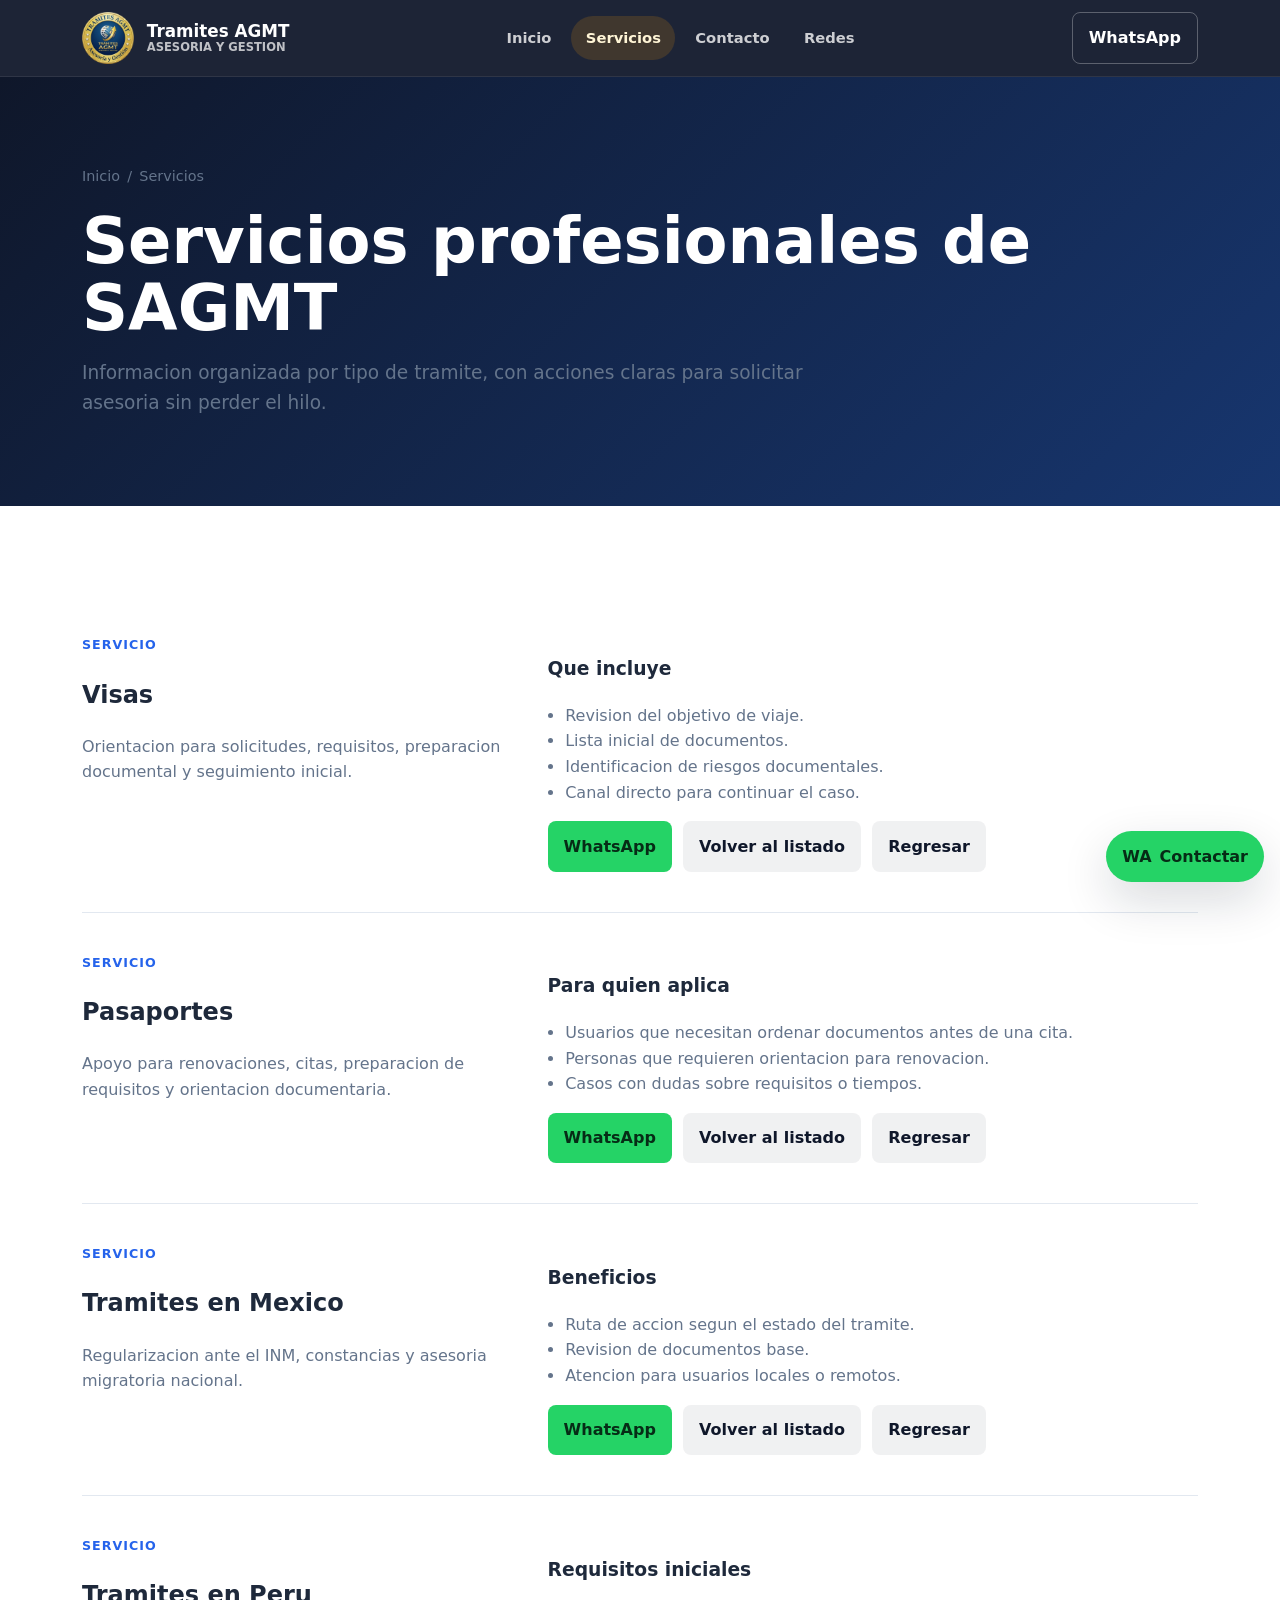
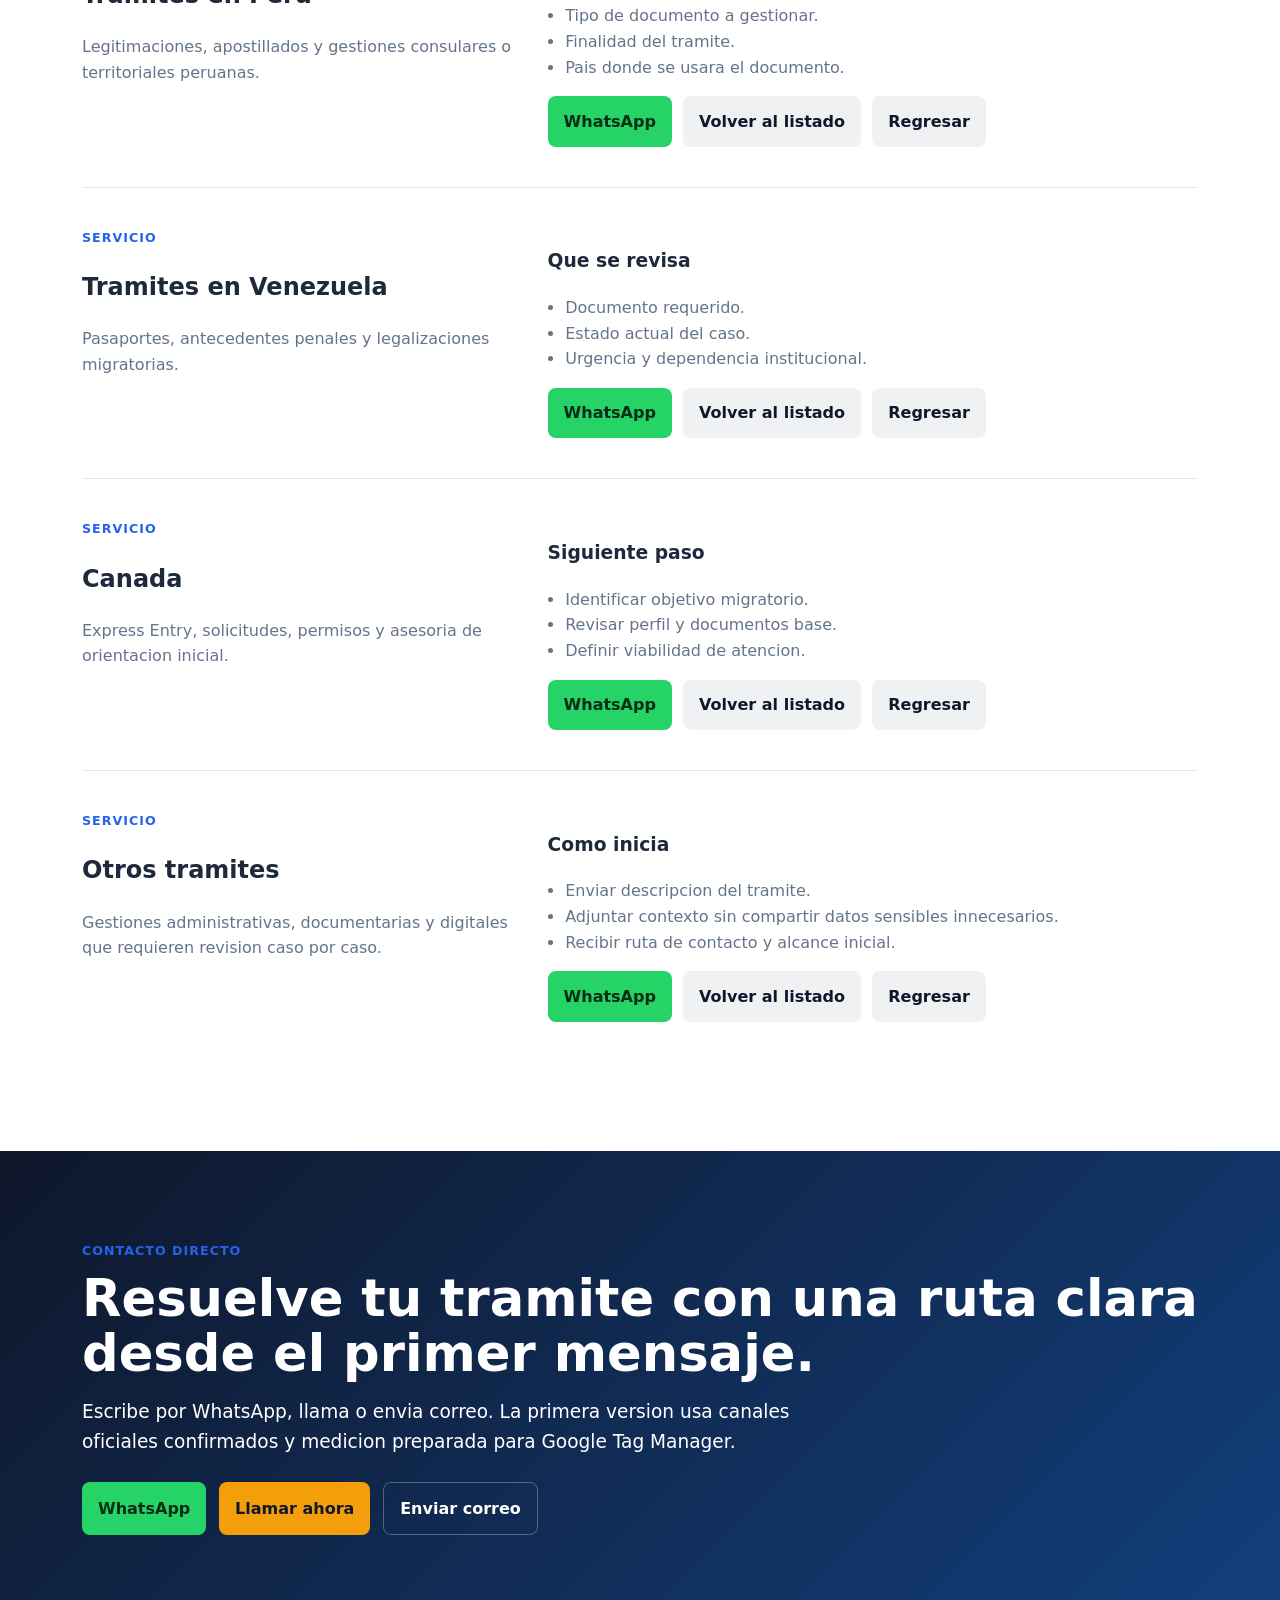
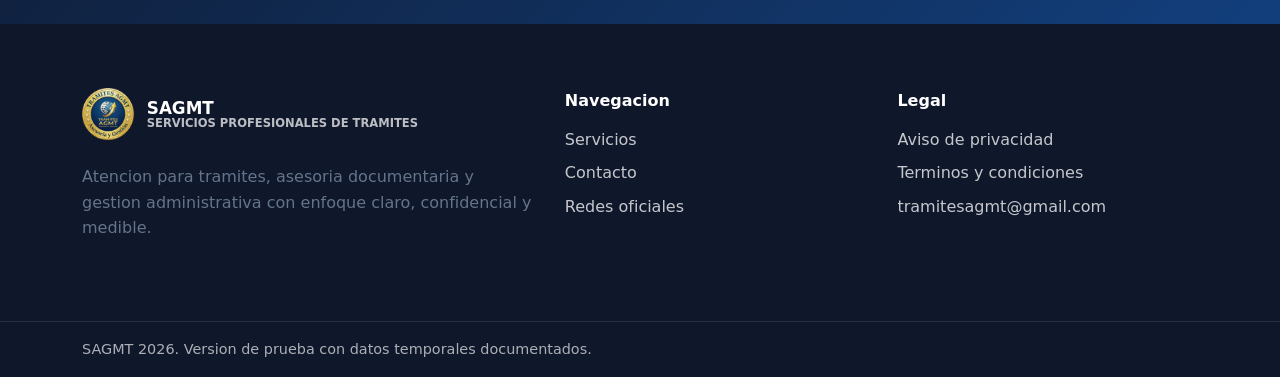
<file: servicios.html>
<!doctype html>
<html lang="es">
<head>
  <meta charset="utf-8">
  <meta name="viewport" content="width=device-width, initial-scale=1">
  <title>Servicios profesionales de SAGMT</title>
  <meta name="description" content="Conoce los servicios de SAGMT: visas, pasaportes, tramites en Mexico, Peru, Venezuela, Canada y gestiones administrativas.">
  <meta name="robots" content="index, follow">
  <link rel="canonical" href="https://dominio.com/servicios.html">
  <meta property="og:title" content="Servicios profesionales de SAGMT">
  <meta property="og:description" content="Servicios de tramites, asesoria documentaria y gestion para clientes nacionales e internacionales.">
  <meta property="og:type" content="website">
  <meta property="og:url" content="https://dominio.com/servicios.html">
  <meta property="og:image" content="https://dominio.com/assets/img/og/home-og.jpg">
  <meta property="og:image:alt" content="Servicios profesionales SAGMT">
  <meta name="twitter:card" content="summary_large_image">
  <link rel="icon" href="assets/icons/favicon.ico" sizes="any">
  <link rel="icon" href="assets/icons/favicon.svg" type="image/svg+xml">
  <link rel="apple-touch-icon" href="assets/icons/apple-touch-icon.png">
  <link rel="manifest" href="manifest.webmanifest">
  <meta name="theme-color" content="#0f172a">
  <link rel="stylesheet" href="assets/css/base.css">
  <link rel="stylesheet" href="assets/css/layout.css">
  <link rel="stylesheet" href="assets/css/components.css">
  <link rel="stylesheet" href="assets/css/pages.css">
  <link rel="stylesheet" href="assets/css/responsive.css">
  <script>
    (function(w,d,s,l,i){w[l]=w[l]||[];w[l].push({'gtm.start':
    new Date().getTime(),event:'gtm.js'});var f=d.getElementsByTagName(s)[0],
    j=d.createElement(s),dl=l!='dataLayer'?'&l='+l:'';j.async=true;j.src=
    'https://www.googletagmanager.com/gtm.js?id=GTM-XXXXXXX'+dl;f.parentNode.insertBefore(j,f);
    })(window,document,'script','dataLayer','GTM-XXXXXXX');
  </script>
  <script type="application/ld+json">
  {
    "@context": "https://schema.org",
    "@type": "Service",
    "name": "Servicios profesionales SAGMT",
    "provider": {"@type": "Organization", "name": "SAGMT"},
    "areaServed": ["PE", "MX", "US", "CA", "VE"],
    "serviceType": ["Visas", "Pasaportes", "Tramites migratorios", "Gestion administrativa"]
  }
  </script>
</head>
<body>
  <noscript><iframe src="https://www.googletagmanager.com/ns.html?id=GTM-XXXXXXX" height="0" width="0" style="display:none;visibility:hidden"></iframe></noscript>
  <a class="skip-link" href="#contenido">Saltar al contenido</a>
  <div data-component="header"></div>
  <main class="main-content" id="contenido">
    <header class="page-hero">
      <div class="container">
        <nav class="breadcrumb" aria-label="Breadcrumb"><a href="index.html">Inicio</a><span>/</span><span>Servicios</span></nav>
        <h1>Servicios profesionales de SAGMT</h1>
        <p class="section__lead">Informacion organizada por tipo de tramite, con acciones claras para solicitar asesoria sin perder el hilo.</p>
      </div>
    </header>
    <section class="section" aria-label="Listado de servicios">
      <div class="container">
        <article class="service-detail" id="visas">
          <div><p class="section__eyebrow">Servicio</p><h2>Visas</h2><p class="text-muted">Orientacion para solicitudes, requisitos, preparacion documental y seguimiento inicial.</p></div>
          <div><h3>Que incluye</h3><ul><li>Revision del objetivo de viaje.</li><li>Lista inicial de documentos.</li><li>Identificacion de riesgos documentales.</li><li>Canal directo para continuar el caso.</li></ul><div class="detail-actions"><a class="btn btn--whatsapp" data-whatsapp data-track="whatsapp" data-message="Hola SAGMT, necesito asesoria para visas." href="#">WhatsApp</a><a class="btn btn--ghost" href="#contenido">Volver al listado</a><button class="btn btn--ghost" data-back type="button">Regresar</button></div></div>
        </article>
        <article class="service-detail" id="pasaportes">
          <div><p class="section__eyebrow">Servicio</p><h2>Pasaportes</h2><p class="text-muted">Apoyo para renovaciones, citas, preparacion de requisitos y orientacion documentaria.</p></div>
          <div><h3>Para quien aplica</h3><ul><li>Usuarios que necesitan ordenar documentos antes de una cita.</li><li>Personas que requieren orientacion para renovacion.</li><li>Casos con dudas sobre requisitos o tiempos.</li></ul><div class="detail-actions"><a class="btn btn--whatsapp" data-whatsapp data-track="whatsapp" data-message="Hola SAGMT, quiero informacion sobre pasaportes." href="#">WhatsApp</a><a class="btn btn--ghost" href="#contenido">Volver al listado</a><button class="btn btn--ghost" data-back type="button">Regresar</button></div></div>
        </article>
        <article class="service-detail" id="tramites-mexico">
          <div><p class="section__eyebrow">Servicio</p><h2>Tramites en Mexico</h2><p class="text-muted">Regularizacion ante el INM, constancias y asesoria migratoria nacional.</p></div>
          <div><h3>Beneficios</h3><ul><li>Ruta de accion segun el estado del tramite.</li><li>Revision de documentos base.</li><li>Atencion para usuarios locales o remotos.</li></ul><div class="detail-actions"><a class="btn btn--whatsapp" data-whatsapp data-track="whatsapp" data-message="Hola SAGMT, necesito asesoria para tramites en Mexico." href="#">WhatsApp</a><a class="btn btn--ghost" href="#contenido">Volver al listado</a><button class="btn btn--ghost" data-back type="button">Regresar</button></div></div>
        </article>
        <article class="service-detail" id="tramites-peru">
          <div><p class="section__eyebrow">Servicio</p><h2>Tramites en Peru</h2><p class="text-muted">Legitimaciones, apostillados y gestiones consulares o territoriales peruanas.</p></div>
          <div><h3>Requisitos iniciales</h3><ul><li>Tipo de documento a gestionar.</li><li>Finalidad del tramite.</li><li>Pais donde se usara el documento.</li></ul><div class="detail-actions"><a class="btn btn--whatsapp" data-whatsapp data-track="whatsapp" data-message="Hola SAGMT, quiero informacion sobre tramites en Peru." href="#">WhatsApp</a><a class="btn btn--ghost" href="#contenido">Volver al listado</a><button class="btn btn--ghost" data-back type="button">Regresar</button></div></div>
        </article>
        <article class="service-detail" id="tramites-venezuela">
          <div><p class="section__eyebrow">Servicio</p><h2>Tramites en Venezuela</h2><p class="text-muted">Pasaportes, antecedentes penales y legalizaciones migratorias.</p></div>
          <div><h3>Que se revisa</h3><ul><li>Documento requerido.</li><li>Estado actual del caso.</li><li>Urgencia y dependencia institucional.</li></ul><div class="detail-actions"><a class="btn btn--whatsapp" data-whatsapp data-track="whatsapp" data-message="Hola SAGMT, necesito asesoria para tramites en Venezuela." href="#">WhatsApp</a><a class="btn btn--ghost" href="#contenido">Volver al listado</a><button class="btn btn--ghost" data-back type="button">Regresar</button></div></div>
        </article>
        <article class="service-detail" id="canada">
          <div><p class="section__eyebrow">Servicio</p><h2>Canada</h2><p class="text-muted">Express Entry, solicitudes, permisos y asesoria de orientacion inicial.</p></div>
          <div><h3>Siguiente paso</h3><ul><li>Identificar objetivo migratorio.</li><li>Revisar perfil y documentos base.</li><li>Definir viabilidad de atencion.</li></ul><div class="detail-actions"><a class="btn btn--whatsapp" data-whatsapp data-track="whatsapp" data-message="Hola SAGMT, quiero informacion sobre Canada." href="#">WhatsApp</a><a class="btn btn--ghost" href="#contenido">Volver al listado</a><button class="btn btn--ghost" data-back type="button">Regresar</button></div></div>
        </article>
        <article class="service-detail" id="otros-tramites">
          <div><p class="section__eyebrow">Servicio</p><h2>Otros tramites</h2><p class="text-muted">Gestiones administrativas, documentarias y digitales que requieren revision caso por caso.</p></div>
          <div><h3>Como inicia</h3><ul><li>Enviar descripcion del tramite.</li><li>Adjuntar contexto sin compartir datos sensibles innecesarios.</li><li>Recibir ruta de contacto y alcance inicial.</li></ul><div class="detail-actions"><a class="btn btn--whatsapp" data-whatsapp data-track="whatsapp" data-message="Hola SAGMT, necesito ayuda con otro tramite." href="#">WhatsApp</a><a class="btn btn--ghost" href="#contenido">Volver al listado</a><button class="btn btn--ghost" data-back type="button">Regresar</button></div></div>
        </article>
      </div>
    </section>
    <div data-component="cta-contact"></div>
  </main>
  <div data-component="footer"></div>
  <div data-component="whatsapp-float"></div>
  <script defer src="assets/js/layout-loader.js"></script><script defer src="assets/js/navigation.js"></script><script defer src="assets/js/contact.js"></script><script defer src="assets/js/analytics-events.js"></script><script defer src="assets/js/console-flow.js"></script><script defer src="assets/js/main.js"></script>
</body>
</html>
</file>
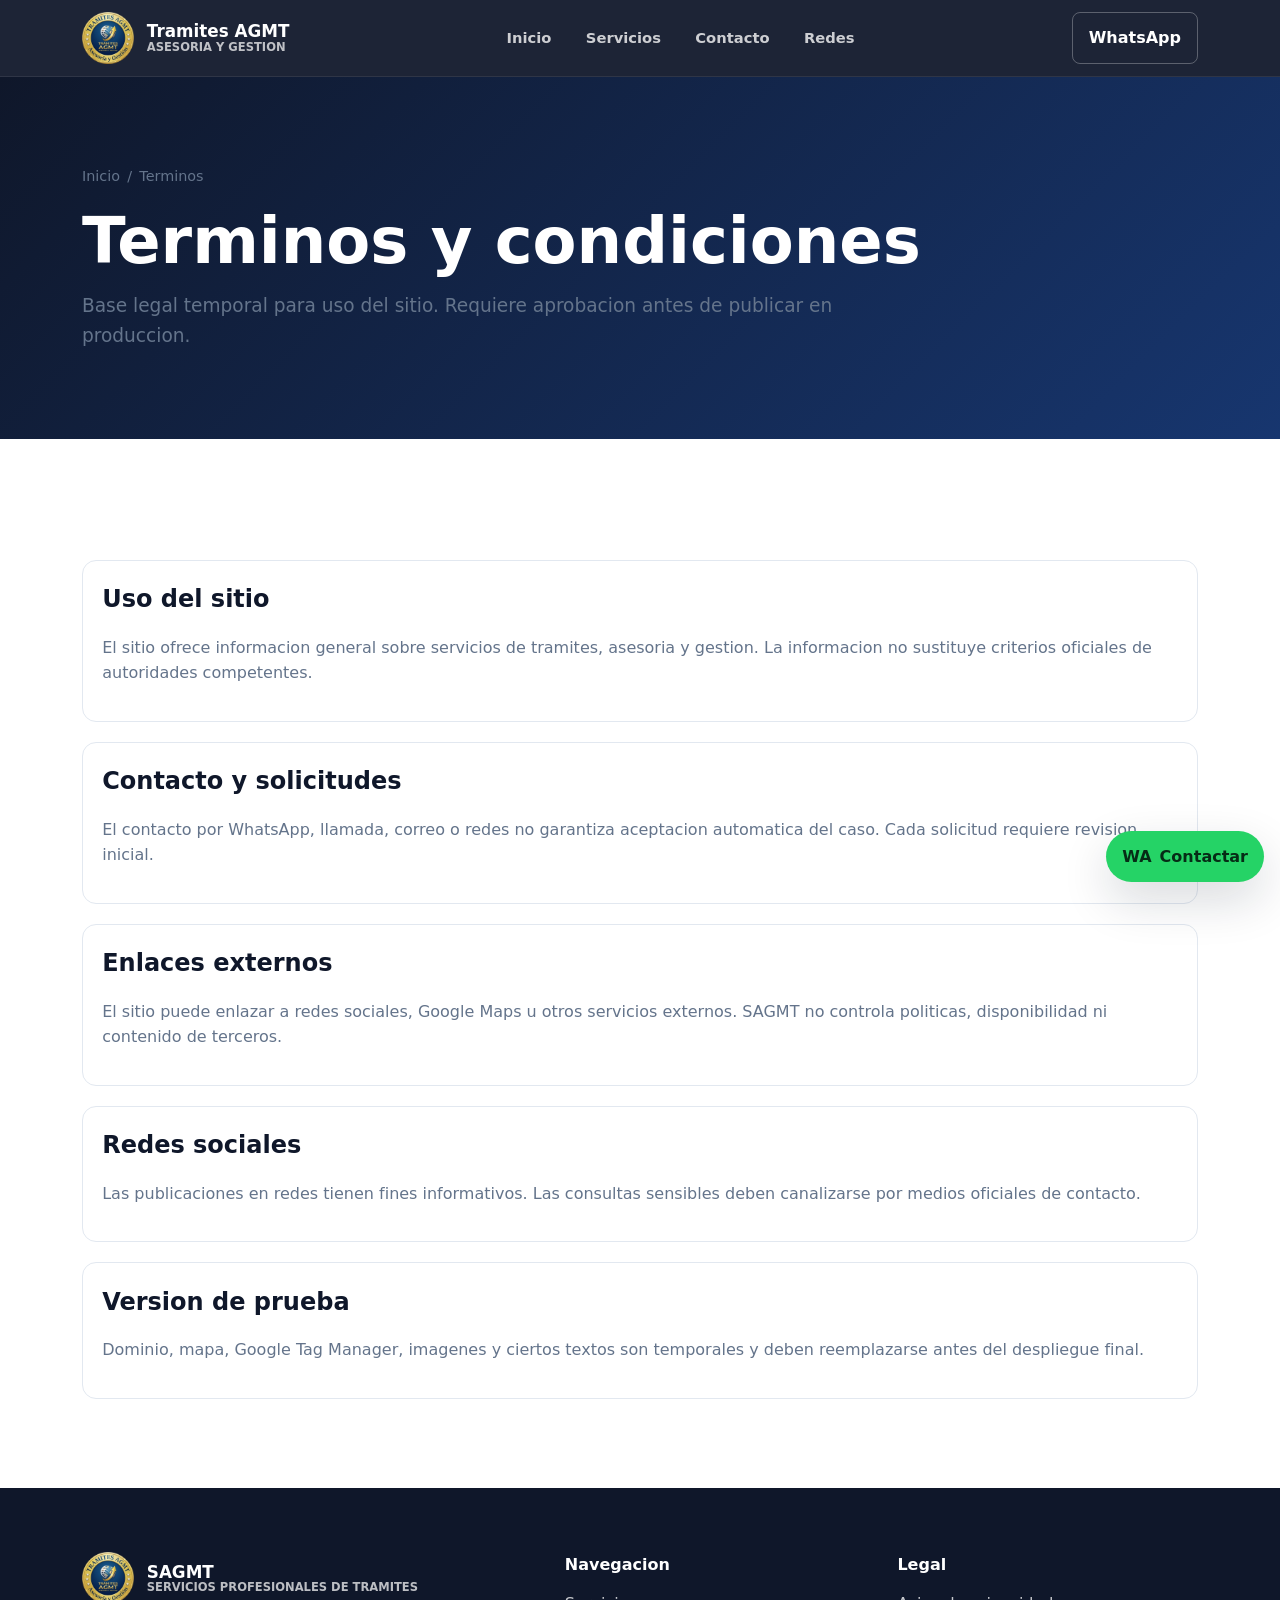
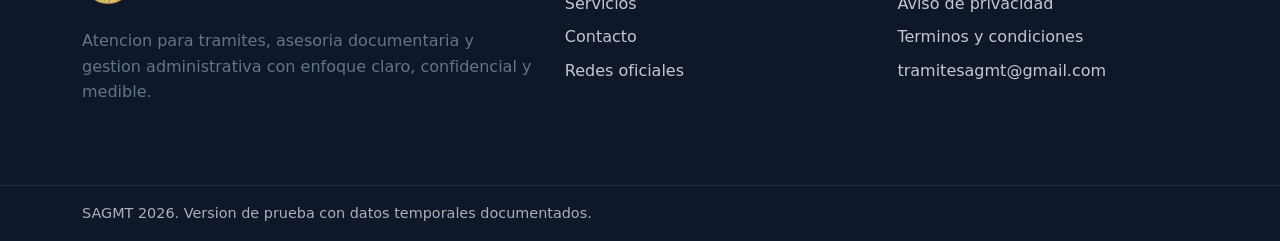
<file: terminos-condiciones.html>
<!doctype html>
<html lang="es">
<head>
  <meta charset="utf-8">
  <meta name="viewport" content="width=device-width, initial-scale=1">
  <title>Terminos y condiciones | SAGMT</title>
  <meta name="description" content="Terminos y condiciones temporales del sitio SAGMT para version de prueba.">
  <meta name="robots" content="index, follow">
  <link rel="canonical" href="https://dominio.com/terminos-condiciones.html">
  <meta property="og:title" content="Terminos y condiciones | SAGMT">
  <meta property="og:description" content="Politica temporal de uso del sitio SAGMT, contacto, enlaces externos y redes sociales.">
  <meta property="og:type" content="website">
  <meta property="og:url" content="https://dominio.com/terminos-condiciones.html">
  <meta property="og:image" content="https://dominio.com/assets/img/og/home-og.jpg">
  <meta name="twitter:card" content="summary_large_image">
  <link rel="icon" href="assets/icons/favicon.ico" sizes="any">
  <link rel="icon" href="assets/icons/favicon.svg" type="image/svg+xml">
  <link rel="apple-touch-icon" href="assets/icons/apple-touch-icon.png">
  <link rel="manifest" href="manifest.webmanifest">
  <meta name="theme-color" content="#0f172a">
  <link rel="stylesheet" href="assets/css/base.css"><link rel="stylesheet" href="assets/css/layout.css"><link rel="stylesheet" href="assets/css/components.css"><link rel="stylesheet" href="assets/css/pages.css"><link rel="stylesheet" href="assets/css/responsive.css">
  <script type="application/ld+json">
  {
    "@context": "https://schema.org",
    "@type": "WebPage",
    "name": "Terminos y condiciones | SAGMT",
    "url": "https://dominio.com/terminos-condiciones.html",
    "isPartOf": {"@type": "WebSite", "name": "SAGMT", "url": "https://dominio.com/"}
  }
  </script>
  <script>
    (function(w,d,s,l,i){w[l]=w[l]||[];w[l].push({'gtm.start':
    new Date().getTime(),event:'gtm.js'});var f=d.getElementsByTagName(s)[0],
    j=d.createElement(s),dl=l!='dataLayer'?'&l='+l:'';j.async=true;j.src=
    'https://www.googletagmanager.com/gtm.js?id=GTM-XXXXXXX'+dl;f.parentNode.insertBefore(j,f);
    })(window,document,'script','dataLayer','GTM-XXXXXXX');
  </script>
</head>
<body>
  <noscript><iframe src="https://www.googletagmanager.com/ns.html?id=GTM-XXXXXXX" height="0" width="0" style="display:none;visibility:hidden"></iframe></noscript>
  <a class="skip-link" href="#contenido">Saltar al contenido</a>
  <div data-component="header"></div>
  <main class="main-content" id="contenido">
    <header class="page-hero"><div class="container"><nav class="breadcrumb" aria-label="Breadcrumb"><a href="index.html">Inicio</a><span>/</span><span>Terminos</span></nav><h1>Terminos y condiciones</h1><p class="section__lead">Base legal temporal para uso del sitio. Requiere aprobacion antes de publicar en produccion.</p></div></header>
    <section class="section"><div class="container legal-content">
      <section><h2>Uso del sitio</h2><p>El sitio ofrece informacion general sobre servicios de tramites, asesoria y gestion. La informacion no sustituye criterios oficiales de autoridades competentes.</p></section>
      <section><h2>Contacto y solicitudes</h2><p>El contacto por WhatsApp, llamada, correo o redes no garantiza aceptacion automatica del caso. Cada solicitud requiere revision inicial.</p></section>
      <section><h2>Enlaces externos</h2><p>El sitio puede enlazar a redes sociales, Google Maps u otros servicios externos. SAGMT no controla politicas, disponibilidad ni contenido de terceros.</p></section>
      <section><h2>Redes sociales</h2><p>Las publicaciones en redes tienen fines informativos. Las consultas sensibles deben canalizarse por medios oficiales de contacto.</p></section>
      <section><h2>Version de prueba</h2><p>Dominio, mapa, Google Tag Manager, imagenes y ciertos textos son temporales y deben reemplazarse antes del despliegue final.</p></section>
    </div></section>
  </main>
  <div data-component="footer"></div><div data-component="whatsapp-float"></div>
  <script defer src="assets/js/layout-loader.js"></script><script defer src="assets/js/navigation.js"></script><script defer src="assets/js/contact.js"></script><script defer src="assets/js/analytics-events.js"></script><script defer src="assets/js/console-flow.js"></script><script defer src="assets/js/main.js"></script>
</body>
</html>
</file>
<file: assets/css/base.css>
:root {
  --color-primary: #0f172a;
  --color-primary-soft: #1e293b;
  --color-secondary: #2563eb;
  --color-accent: #f59e0b;
  --color-success: #16a34a;
  --color-whatsapp: #25d366;
  --color-bg: #ffffff;
  --color-bg-soft: #f8fafc;
  --color-surface: #ffffff;
  --color-border: #e2e8f0;
  --color-text: #1e293b;
  --color-text-muted: #64748b;
  --color-text-inverse: #ffffff;
  --shadow-sm: 0 2px 8px rgba(15, 23, 42, 0.08);
  --shadow-md: 0 8px 24px rgba(15, 23, 42, 0.12);
  --shadow-lg: 0 18px 48px rgba(15, 23, 42, 0.16);
  --radius-sm: 8px;
  --radius-md: 14px;
  --radius-lg: 24px;
  --font-main: "Inter", "Segoe UI", system-ui, sans-serif;
}

* {
  box-sizing: border-box;
}

html {
  color-scheme: light;
  scroll-behavior: smooth;
}

body {
  margin: 0;
  background: var(--color-bg);
  color: var(--color-text);
  font-family: var(--font-main);
  font-size: 16px;
  line-height: 1.6;
  text-rendering: optimizeLegibility;
}

body.nav-open {
  overflow: hidden;
}

img,
svg,
iframe {
  display: block;
  max-width: 100%;
}

a {
  color: inherit;
  text-decoration: none;
}

button,
input,
textarea {
  font: inherit;
}

button {
  border: 0;
  cursor: pointer;
}

:focus-visible {
  outline: 3px solid rgba(245, 158, 11, 0.72);
  outline-offset: 3px;
}

.skip-link {
  background: var(--color-accent);
  color: var(--color-primary);
  font-weight: 800;
  left: 1rem;
  padding: 0.75rem 1rem;
  position: fixed;
  top: 1rem;
  transform: translateY(-150%);
  z-index: 1000;
}

.skip-link:focus {
  transform: translateY(0);
}

.container {
  margin-inline: auto;
  max-width: 1180px;
  padding-inline: clamp(1rem, 4vw, 2rem);
  width: 100%;
}

.section {
  padding-block: clamp(3rem, 7vw, 6rem);
}

.section--soft {
  background: var(--color-bg-soft);
}

.section__eyebrow {
  color: var(--color-secondary);
  font-size: 0.79rem;
  font-weight: 800;
  letter-spacing: 0.08em;
  margin: 0 0 0.6rem;
  text-transform: uppercase;
}

.section__title {
  color: var(--color-primary);
  font-size: clamp(1.9rem, 4vw, 3.2rem);
  line-height: 1.08;
  margin: 0;
}

.section__lead {
  color: var(--color-text-muted);
  font-size: clamp(1rem, 2vw, 1.16rem);
  margin: 1rem 0 0;
  max-width: 760px;
}

.text-muted {
  color: var(--color-text-muted);
}

.sr-only {
  border: 0;
  clip: rect(0, 0, 0, 0);
  height: 1px;
  margin: -1px;
  overflow: hidden;
  padding: 0;
  position: absolute;
  white-space: nowrap;
  width: 1px;
}

@media (prefers-reduced-motion: reduce) {
  *,
  *::before,
  *::after {
    animation-duration: 0.01ms !important;
    animation-iteration-count: 1 !important;
    scroll-behavior: auto !important;
    transition-duration: 0.01ms !important;
  }
}
</file>
<file: assets/css/layout.css>
.site-header {
  backdrop-filter: blur(18px);
  background: rgba(15, 23, 42, 0.94);
  border-bottom: 1px solid rgba(255, 255, 255, 0.08);
  color: var(--color-text-inverse);
  inset: 0 0 auto 0;
  position: sticky;
  top: 0;
  z-index: 50;
}

.header-inner {
  align-items: center;
  display: flex;
  gap: 1rem;
  justify-content: space-between;
  min-height: 76px;
}

.brand {
  align-items: center;
  display: inline-flex;
  gap: 0.8rem;
  min-width: 0;
}

.brand__logo {
  height: 52px;
  width: 52px;
}

.brand__text {
  display: grid;
  line-height: 1.1;
}

.brand__name {
  font-size: 1.05rem;
  font-weight: 900;
}

.brand__tagline {
  color: rgba(255, 255, 255, 0.72);
  font-size: 0.72rem;
  font-weight: 700;
  text-transform: uppercase;
}

.site-nav {
  align-items: center;
  display: flex;
  gap: 0.35rem;
}

.site-nav a {
  border-radius: 999px;
  color: rgba(255, 255, 255, 0.78);
  font-size: 0.92rem;
  font-weight: 750;
  padding: 0.65rem 0.9rem;
  transition: background 180ms ease, color 180ms ease;
}

.site-nav a:hover,
.site-nav a[aria-current="page"] {
  background: rgba(245, 158, 11, 0.16);
  color: #fff5d6;
}

.header-actions {
  align-items: center;
  display: flex;
  gap: 0.65rem;
}

.nav-toggle {
  align-items: center;
  background: rgba(255, 255, 255, 0.1);
  border-radius: var(--radius-sm);
  color: var(--color-text-inverse);
  display: none;
  height: 44px;
  justify-content: center;
  width: 44px;
}

.nav-toggle__bar,
.nav-toggle__bar::before,
.nav-toggle__bar::after {
  background: currentColor;
  border-radius: 999px;
  content: "";
  display: block;
  height: 2px;
  position: relative;
  width: 20px;
}

.nav-toggle__bar::before {
  position: absolute;
  top: -6px;
}

.nav-toggle__bar::after {
  position: absolute;
  top: 6px;
}

.main-content {
  min-height: 70vh;
}

.site-footer {
  background: var(--color-primary);
  color: var(--color-text-inverse);
}

.footer-grid {
  display: grid;
  gap: 2rem;
  grid-template-columns: 1.2fr 0.8fr 0.8fr;
  padding-block: clamp(2.5rem, 5vw, 4rem);
}

.footer-title {
  font-size: 1rem;
  font-weight: 850;
  margin: 0 0 0.8rem;
}

.footer-links {
  display: grid;
  gap: 0.5rem;
}

.footer-links a {
  color: rgba(255, 255, 255, 0.76);
}

.footer-links a:hover {
  color: #fff5d6;
}

.footer-bottom {
  border-top: 1px solid rgba(255, 255, 255, 0.1);
  color: rgba(255, 255, 255, 0.66);
  font-size: 0.9rem;
  padding-block: 1rem;
}
</file>
<file: assets/css/components.css>
.btn {
  align-items: center;
  border-radius: var(--radius-sm);
  display: inline-flex;
  font-weight: 850;
  gap: 0.55rem;
  justify-content: center;
  min-height: 44px;
  padding: 0.78rem 1rem;
  transition: box-shadow 180ms ease, transform 180ms ease, background 180ms ease;
}

.btn:hover {
  box-shadow: var(--shadow-md);
  transform: translateY(-1px);
}

.btn:active {
  transform: translateY(0);
}

.btn--primary {
  background: var(--color-secondary);
  color: var(--color-text-inverse);
}

.btn--accent {
  background: var(--color-accent);
  color: var(--color-primary);
}

.btn--whatsapp {
  background: var(--color-whatsapp);
  color: #062c16;
}

.btn--ghost {
  background: rgba(15, 23, 42, 0.06);
  color: var(--color-primary);
}

.btn--outline {
  background: transparent;
  border: 1px solid rgba(255, 255, 255, 0.28);
  color: var(--color-text-inverse);
}

.hero {
  background: var(--color-primary);
  color: var(--color-text-inverse);
  overflow: hidden;
  position: relative;
}

.hero__media {
  inset: 0;
  position: absolute;
}

.hero__media img {
  height: 100%;
  object-fit: cover;
  width: 100%;
}

.hero__media::after {
  background: linear-gradient(90deg, rgba(2, 6, 23, 0.92), rgba(15, 23, 42, 0.68), rgba(15, 23, 42, 0.08));
  content: "";
  inset: 0;
  position: absolute;
}

.hero__content {
  min-height: min(760px, calc(100vh - 76px));
  padding-block: clamp(4rem, 9vw, 7.5rem);
  position: relative;
  z-index: 1;
}

.hero__copy {
  max-width: 760px;
}

.hero__kicker {
  color: #f8d681;
  font-size: 0.82rem;
  font-weight: 850;
  letter-spacing: 0.1em;
  margin: 0 0 1rem;
  text-transform: uppercase;
}

.hero h1 {
  font-size: clamp(2.4rem, 7vw, 5.8rem);
  line-height: 0.98;
  margin: 0;
  max-width: 780px;
}

.hero h1 span {
  color: #f7c95e;
}

.hero__lead {
  color: rgba(255, 255, 255, 0.82);
  font-size: clamp(1.03rem, 2vw, 1.28rem);
  margin: 1.3rem 0 0;
  max-width: 660px;
}

.hero__actions,
.cta-actions {
  display: flex;
  flex-wrap: wrap;
  gap: 0.8rem;
  margin-top: 1.6rem;
}

.trust-row {
  display: grid;
  gap: 0.8rem;
  grid-template-columns: repeat(4, minmax(0, 1fr));
  margin-top: clamp(2rem, 5vw, 4rem);
  max-width: 880px;
}

.trust-item {
  align-items: center;
  background: rgba(255, 255, 255, 0.08);
  border: 1px solid rgba(255, 255, 255, 0.14);
  border-radius: var(--radius-sm);
  display: flex;
  gap: 0.7rem;
  padding: 0.9rem;
}

.trust-item strong {
  font-size: 0.9rem;
  line-height: 1.25;
}

.slider {
  background: var(--color-bg);
  border-bottom: 1px solid var(--color-border);
  padding-block: 1.2rem;
}

.slider__viewport {
  overflow: hidden;
}

.slider__track {
  display: flex;
  gap: 1rem;
  transition: transform 420ms ease;
}

.slider__slide {
  background: var(--color-surface);
  border: 1px solid var(--color-border);
  border-radius: var(--radius-md);
  box-shadow: var(--shadow-sm);
  flex: 0 0 100%;
  overflow: hidden;
}

.slider__slide img {
  aspect-ratio: 16 / 6;
  height: auto;
  object-fit: cover;
  width: 100%;
}

.slider__controls {
  display: flex;
  gap: 0.5rem;
  justify-content: center;
  margin-top: 0.8rem;
}

.slider__dot {
  background: #cbd5e1;
  border-radius: 999px;
  height: 9px;
  width: 28px;
}

.slider__dot[aria-current="true"] {
  background: var(--color-accent);
}

.card-grid {
  display: grid;
  gap: 1rem;
  grid-template-columns: repeat(4, minmax(0, 1fr));
  margin-top: 2rem;
}

.service-card,
.info-card,
.contact-card,
.social-card,
.faq-item {
  background: var(--color-surface);
  border: 1px solid var(--color-border);
  border-radius: var(--radius-md);
  box-shadow: var(--shadow-sm);
}

.service-card {
  display: grid;
  gap: 1rem;
  padding: 1.1rem;
  transition: border-color 180ms ease, box-shadow 180ms ease, transform 180ms ease;
}

.service-card:hover {
  border-color: rgba(37, 99, 235, 0.42);
  box-shadow: var(--shadow-md);
  transform: translateY(-2px);
}

.service-card__icon {
  align-items: center;
  background: rgba(245, 158, 11, 0.15);
  border-radius: var(--radius-sm);
  color: var(--color-primary);
  display: inline-flex;
  font-weight: 900;
  height: 44px;
  justify-content: center;
  width: 44px;
}

.service-card h3,
.info-card h3,
.contact-card h2,
.social-card h2 {
  color: var(--color-primary);
  line-height: 1.2;
  margin: 0;
}

.service-card p,
.info-card p,
.contact-card p,
.social-card p {
  color: var(--color-text-muted);
  margin: 0;
}

.service-card ul,
.service-detail ul {
  color: var(--color-text-muted);
  margin: 0;
  padding-left: 1.1rem;
}

.cta-band {
  background: linear-gradient(135deg, var(--color-primary), #123f7d);
  color: var(--color-text-inverse);
}

.cta-band .section__title,
.cta-band .section__lead {
  color: inherit;
}

.whatsapp-float {
  align-items: center;
  background: var(--color-whatsapp);
  border-radius: 999px;
  bottom: 1.1rem;
  box-shadow: var(--shadow-lg);
  color: #062c16;
  display: inline-flex;
  font-weight: 900;
  gap: 0.5rem;
  min-height: 50px;
  padding: 0.8rem 1rem;
  position: fixed;
  right: 1rem;
  z-index: 40;
}

.breadcrumb {
  color: var(--color-text-muted);
  display: flex;
  flex-wrap: wrap;
  font-size: 0.9rem;
  gap: 0.45rem;
  margin-bottom: 1.25rem;
}

.page-hero {
  background: linear-gradient(135deg, var(--color-primary), #17366f);
  color: var(--color-text-inverse);
  padding-block: clamp(3rem, 7vw, 5.5rem);
}

.page-hero h1 {
  font-size: clamp(2.2rem, 5vw, 4.2rem);
  line-height: 1.05;
  margin: 0;
}

.service-detail {
  border-bottom: 1px solid var(--color-border);
  display: grid;
  gap: 2rem;
  grid-template-columns: 0.8fr 1.2fr;
  padding-block: 2.5rem;
}

.service-detail:last-child {
  border-bottom: 0;
}

.detail-actions {
  display: flex;
  flex-wrap: wrap;
  gap: 0.7rem;
  margin-top: 1rem;
}

.contact-grid,
.social-grid,
.legal-grid {
  display: grid;
  gap: 1rem;
  grid-template-columns: repeat(2, minmax(0, 1fr));
  margin-top: 2rem;
}

.contact-card,
.social-card,
.info-card,
.faq-item {
  padding: 1.2rem;
}

.map-shell {
  background: var(--color-bg-soft);
  border: 1px solid var(--color-border);
  border-radius: var(--radius-md);
  margin-top: 1.4rem;
  overflow: hidden;
}

.map-shell iframe {
  aspect-ratio: 16 / 6;
  height: auto;
  width: 100%;
}

.faq-list {
  display: grid;
  gap: 0.8rem;
  margin-top: 1.5rem;
}

.faq-item summary {
  color: var(--color-primary);
  cursor: pointer;
  font-weight: 850;
}

.faq-item p {
  color: var(--color-text-muted);
  margin: 0.7rem 0 0;
}
</file>
<file: assets/css/pages.css>
.home-services {
  position: relative;
}

.value-grid {
  display: grid;
  gap: 1rem;
  grid-template-columns: repeat(3, minmax(0, 1fr));
  margin-top: 2rem;
}

.process-list {
  counter-reset: process;
  display: grid;
  gap: 1rem;
  margin-top: 2rem;
}

.process-item {
  align-items: start;
  background: var(--color-surface);
  border: 1px solid var(--color-border);
  border-radius: var(--radius-md);
  display: grid;
  gap: 0.8rem;
  grid-template-columns: auto 1fr;
  padding: 1rem;
}

.process-item::before {
  align-items: center;
  background: var(--color-accent);
  border-radius: 999px;
  color: var(--color-primary);
  content: counter(process);
  counter-increment: process;
  display: inline-flex;
  font-weight: 900;
  height: 34px;
  justify-content: center;
  width: 34px;
}

.process-item h3 {
  margin: 0 0 0.2rem;
}

.process-item p {
  color: var(--color-text-muted);
  margin: 0;
}

.legal-content {
  display: grid;
  gap: 1.25rem;
  margin-top: 2rem;
}

.legal-content section {
  background: var(--color-surface);
  border: 1px solid var(--color-border);
  border-radius: var(--radius-md);
  padding: 1.2rem;
}

.legal-content h2 {
  color: var(--color-primary);
  margin: 0 0 0.7rem;
}

.legal-content p,
.legal-content li {
  color: var(--color-text-muted);
}
</file>
<file: assets/css/responsive.css>
@media (max-width: 980px) {
  .nav-toggle {
    display: inline-flex;
  }

  .site-nav {
    background: rgba(15, 23, 42, 0.98);
    border-top: 1px solid rgba(255, 255, 255, 0.1);
    display: none;
    flex-direction: column;
    inset: 76px 0 auto 0;
    padding: 1rem;
    position: fixed;
  }

  .site-nav.is-open {
    display: flex;
  }

  .site-nav a {
    width: min(100%, 460px);
  }

  .header-actions .btn--outline {
    display: none;
  }

  .trust-row,
  .card-grid,
  .value-grid,
  .footer-grid {
    grid-template-columns: repeat(2, minmax(0, 1fr));
  }

  .service-detail {
    grid-template-columns: 1fr;
  }
}

@media (max-width: 680px) {
  .brand__tagline {
    display: none;
  }

  .hero__content {
    min-height: auto;
  }

  .hero__media::after {
    background: linear-gradient(180deg, rgba(2, 6, 23, 0.92), rgba(15, 23, 42, 0.75));
  }

  .trust-row,
  .card-grid,
  .value-grid,
  .contact-grid,
  .social-grid,
  .legal-grid,
  .footer-grid {
    grid-template-columns: 1fr;
  }

  .slider__slide img {
    aspect-ratio: 4 / 3;
  }

  .hero__actions .btn,
  .cta-actions .btn,
  .detail-actions .btn {
    width: 100%;
  }

  .whatsapp-float {
    inset: auto 0.8rem 0.8rem 0.8rem;
    justify-content: center;
  }
}
</file>
